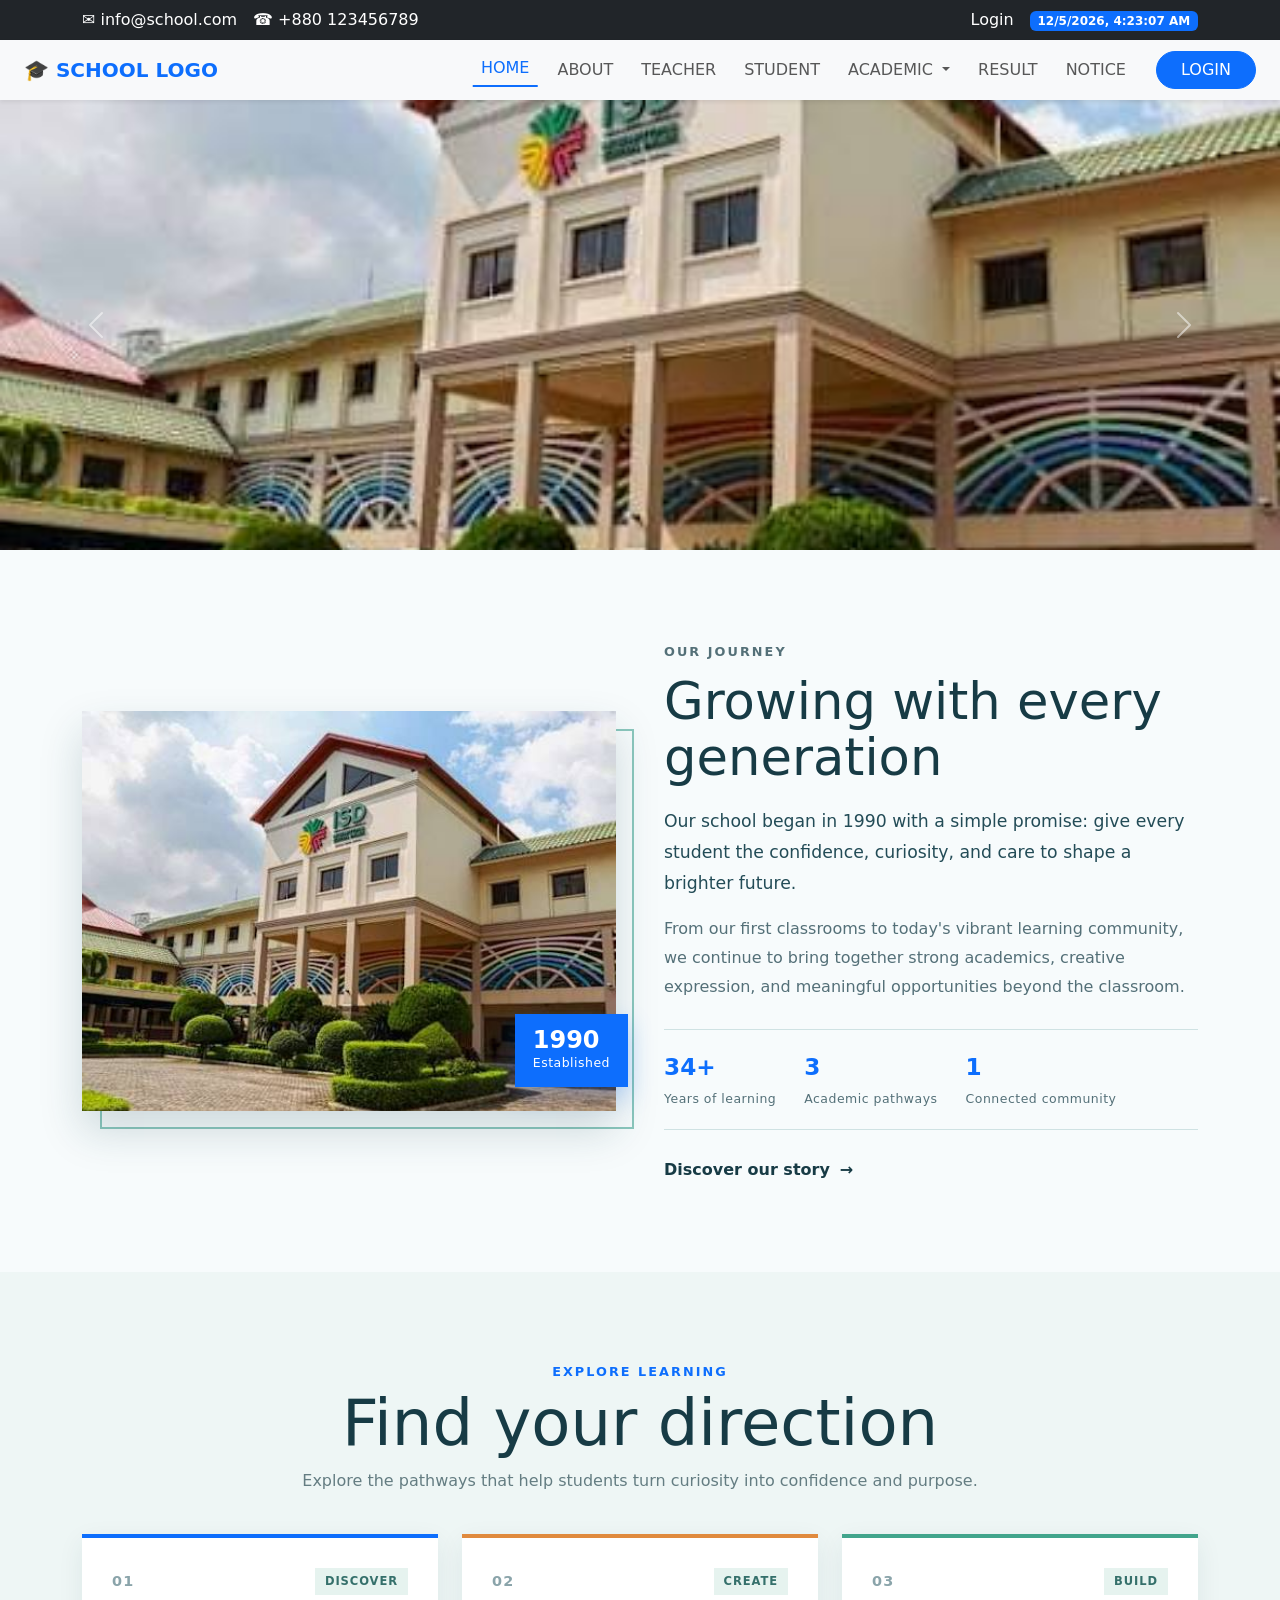
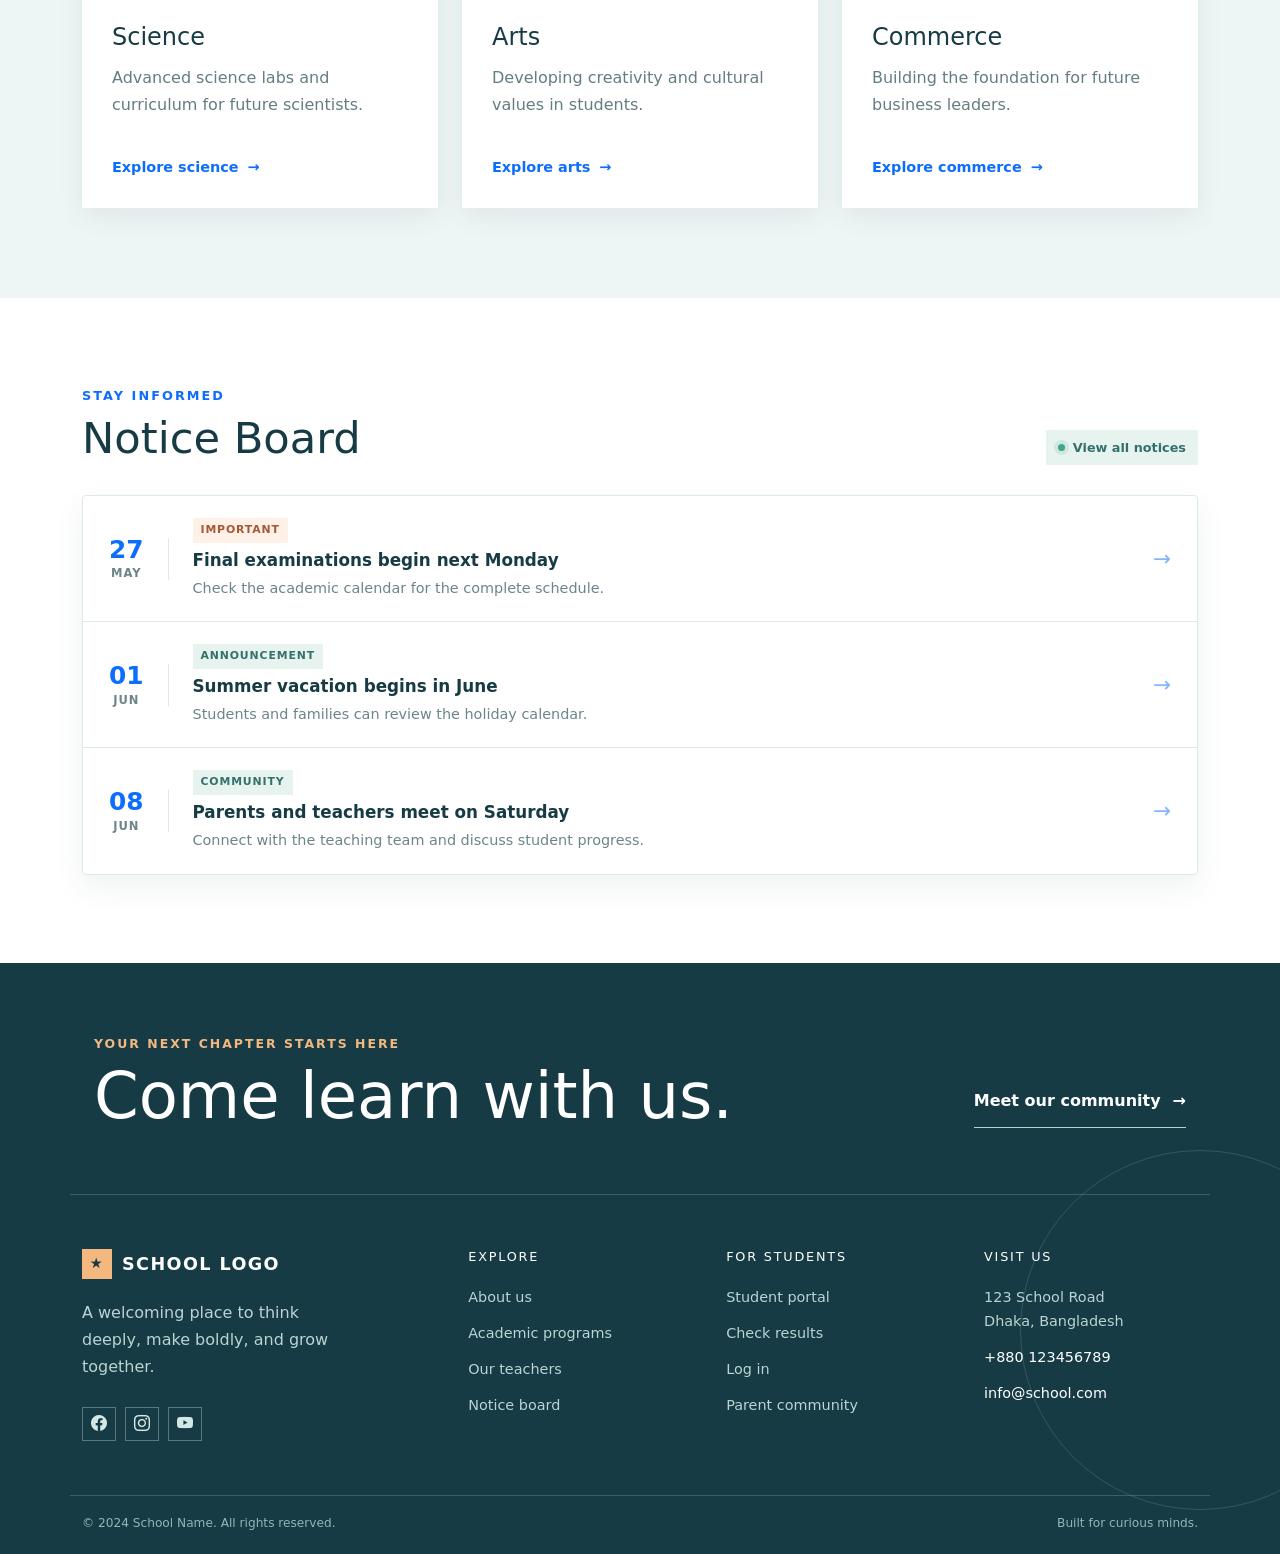
<file: index.html>
<!DOCTYPE html>
<html lang="en">
<head>
    <meta charset="UTF-8">
    <meta name="viewport" content="width=device-width, initial-scale=1.0">
    <title>School Website - Home</title>
    <!-- Bootstrap 5 CSS -->
    <link href="https://cdn.jsdelivr.net/npm/bootstrap@5.3.0/dist/css/bootstrap.min.css" rel="stylesheet">
    <!-- Custom CSS -->
    <link rel="stylesheet" href="assets/css/style.css">
    <link rel="stylesheet" href="assets/css/responsive.css">
    <link rel="stylesheet" href="https://cdn.jsdelivr.net/npm/bootstrap-icons@1.11.3/font/bootstrap-icons.min.css">
</head>
<body>
    
    <!-- Header Top Section -->

    <div class="bg-dark text-white py-2">
      <div class="container d-flex justify-content-between align-items-center">
        <div>
          <span class="me-3">&#9993; info@school.com</span
          ><span>&#9742; +880 123456789</span>
        </div>
        <div>
          <a href="login.html" class="text-white text-decoration-none">Login</a
          ><span id="current-time" class="ms-3 badge bg-primary"></span>
        </div>
      </div>
    </div>

    
    <!-- Navigation Section -->
    <nav class="navbar navbar-expand-lg navbar-light bg-light sticky-top shadow-sm">
        <div class="container-fluid px-4">
            <a class="navbar-brand fw-bold text-primary" href="index.html">
                🎓 SCHOOL LOGO
            </a>

            <button
                class="navbar-toggler"
                type="button"
                data-bs-toggle="collapse"
                data-bs-target="#navbarNav"
                aria-controls="navbarNav"
                aria-expanded="false"
                aria-label="Toggle navigation">
                <span class="navbar-toggler-icon"></span>
            </button>
            <div class="collapse navbar-collapse" id="navbarNav">
                <ul class="navbar-nav ms-auto align-items-lg-center text-uppercase">

                    <li class="nav-item">
                        <a class="nav-link active" aria-current="page" href="index.html">
                            Home
                        </a>
                    </li>

                    <li class="nav-item">
                        <a class="nav-link" href="about.html">About</a>
                    </li>

                    <li class="nav-item">
                        <a class="nav-link" href="teacher.html">Teacher</a>
                    </li>

                    <li class="nav-item">
                        <a class="nav-link" href="student.html">Student</a>
                    </li>

                    <li class="nav-item dropdown">
                        <a
                            class="nav-link dropdown-toggle"
                            href="academic.html">
                            Academic
                        </a>

                        <ul class="dropdown-menu dropdown-menu-end shadow border-0">
                            <li>
                                <a class="dropdown-item" href="academic.html">
                                    Academic Programs
                                </a>
                            </li>
                            <li>
                                <a class="dropdown-item" href="academic.html#science">
                                    Science
                                </a>
                            </li>
                            <li>
                                <a class="dropdown-item" href="academic.html#arts">
                                    Arts
                                </a>
                            </li>
                            <li>
                                <a class="dropdown-item" href="academic.html#commerce">
                                    Commerce
                                </a>
                            </li>
                        </ul>
                    </li>

                    <li class="nav-item">
                        <a class="nav-link" href="result.html">Result</a>
                    </li>

                    <li class="nav-item">
                        <a class="nav-link" href="notice.html">Notice</a>
                    </li>

                    <li class="nav-item ms-lg-3">
                        <a class="btn btn-primary rounded-pill px-4" href="login.html">
                            Login
                        </a>
                    </li>
                </ul>
            </div>
        </div>
    </nav>
    
    <!-- Banner Section (Sliding) -->
    <div id="schoolCarousel" class="carousel slide w-100 mx-auto" data-bs-ride="carousel">
        <div class="carousel-inner">
            <div class="carousel-item active">
                <img src="assets/images/school_image1.jpeg" class="d-block w-100 custom-carousel-img" alt="...">
            </div>
            <div class="carousel-item">
                <img src="assets/images/school_image2.jpeg" class="d-block w-100 custom-carousel-img" alt="...">
            </div>
            <div class="carousel-item">
                <img src="assets/images/school_image3.jpeg" class="d-block w-100 custom-carousel-img" alt="...">
            </div>
        </div>
        <button class="carousel-control-prev" type="button" data-bs-target="#schoolCarousel" data-bs-slide="prev">
            <span class="carousel-control-prev-icon"></span>
        </button>
        <button class="carousel-control-next" type="button" data-bs-target="#schoolCarousel" data-bs-slide="next">
            <span class="carousel-control-next-icon"></span>
        </button>
    </div>
    
    <!-- School History Section -->
    <section class="history-section">
        <div class="container">
            <div class="row align-items-center g-5">
                <div class="col-lg-6 d-none d-md-block">
                    <div class="history-image-wrap">
                        <img src="assets/images/school_image1.jpeg" class="history-image" alt="The school building and landscaped courtyard">
                        <div class="history-year-badge">
                            <strong>1990</strong>
                            <span>Established</span>
                        </div>
                    </div>
                </div>
                <div class="col-lg-6">
                    <div class="history-content">
                        <p class="history-kicker">Our journey</p>
                        <h2>Growing with every generation</h2>
                        <p class="history-intro">Our school began in 1990 with a simple promise: give every student the confidence, curiosity, and care to shape a brighter future.</p>
                        <p>From our first classrooms to today's vibrant learning community, we continue to bring together strong academics, creative expression, and meaningful opportunities beyond the classroom.</p>
                        <div class="history-stats">
                            <div>
                                <strong>34+</strong>
                                <span>Years of learning</span>
                            </div>
                            <div>
                                <strong>3</strong>
                                <span>Academic pathways</span>
                            </div>
                            <div>
                                <strong>1</strong>
                                <span>Connected community</span>
                            </div>
                        </div>
                        <a href="about.html" class="history-link">Discover our story <span aria-hidden="true">&#8594;</span></a>
                    </div>
                </div>
            </div>
        </div>
    </section>
    
    <!-- Academic Section (Bootstrap Cards) -->
    <section class="academic-section">
        <div class="container">
            <div class="academic-heading">
                <p class="academic-kicker">Explore learning</p>
                <h2>Find your direction</h2>
                <p>Explore the pathways that help students turn curiosity into confidence and purpose.</p>
            </div>
            <div class="row g-4">
                <div class="col-md-4">
                    <div class="card academic-card h-100">
                        <div class="card-body">
                            <div class="academic-card-top">
                                <span class="academic-number">01</span>
                                <span class="academic-tag">Discover</span>
                            </div>
                            <h5 class="card-title">Science</h5>
                            <p class="card-text">Advanced science labs and curriculum for future scientists.</p>
                            <a href="academic.html#science" class="stretched-link academic-card-link">Explore science <span aria-hidden="true">&#8594;</span></a>
                        </div>
                    </div>
                </div>
                <div class="col-md-4">
                    <div class="card academic-card h-100">
                        <div class="card-body">
                            <div class="academic-card-top">
                                <span class="academic-number">02</span>
                                <span class="academic-tag">Create</span>
                            </div>
                            <h5 class="card-title">Arts</h5>
                            <p class="card-text">Developing creativity and cultural values in students.</p>
                            <a href="academic.html#arts" class="stretched-link academic-card-link">Explore arts <span aria-hidden="true">&#8594;</span></a>
                        </div>
                    </div>
                </div>
                <div class="col-md-4">
                    <div class="card academic-card h-100">
                        <div class="card-body">
                            <div class="academic-card-top">
                                <span class="academic-number">03</span>
                                <span class="academic-tag">Build</span>
                            </div>
                            <h5 class="card-title">Commerce</h5>
                            <p class="card-text">Building the foundation for future business leaders.</p>
                            <a href="academic.html#commerce" class="stretched-link academic-card-link">Explore commerce <span aria-hidden="true">&#8594;</span></a>
                        </div>
                    </div>
                </div>
            </div>
        </div>
    </section>
    
    <!-- Notice Section -->
    <section class="notice-section">
        <div class="container">
            <div class="notice-heading">
                <div>
                    <p class="notice-kicker">Stay informed</p>
                    <h2>Notice Board</h2>
                </div>
                <a href="notice.html" class="notice-status"><span aria-hidden="true"></span> View all notices</a>
            </div>
            <div class="list-group notice-list">
                <a href="notice.html#exam-schedule" class="list-group-item list-group-item-action notice-item">
                    <time class="notice-date" datetime="2024-05-27"><strong>27</strong><span>May</span></time>
                    <span class="notice-copy"><span class="notice-label notice-label-important">Important</span><strong>Final examinations begin next Monday</strong><span>Check the academic calendar for the complete schedule.</span></span>
                    <span class="notice-arrow" aria-hidden="true">&#8594;</span>
                </a>
                <a href="notice.html#summer-break" class="list-group-item list-group-item-action notice-item">
                    <time class="notice-date" datetime="2024-06-01"><strong>01</strong><span>Jun</span></time>
                    <span class="notice-copy"><span class="notice-label">Announcement</span><strong>Summer vacation begins in June</strong><span>Students and families can review the holiday calendar.</span></span>
                    <span class="notice-arrow" aria-hidden="true">&#8594;</span>
                </a>
                <a href="notice.html#parent-meeting" class="list-group-item list-group-item-action notice-item">
                    <time class="notice-date" datetime="2024-06-08"><strong>08</strong><span>Jun</span></time>
                    <span class="notice-copy"><span class="notice-label">Community</span><strong>Parents and teachers meet on Saturday</strong><span>Connect with the teaching team and discuss student progress.</span></span>
                    <span class="notice-arrow" aria-hidden="true">&#8594;</span>
                </a>
            </div>
        </div>
    </section>
    
    <footer class="site-footer">
        <div class="footer-cta">
            <div>
                <p class="footer-kicker">Your next chapter starts here</p>
                <h2>Come learn with us.</h2>
            </div>
            <a class="footer-cta-link" href="about.html">Meet our community <span aria-hidden="true">&#8594;</span></a>
        </div>
        <div class="container footer-main">
            <div class="footer-intro">
                <a class="footer-brand" href="index.html"><span aria-hidden="true">&#9733;</span> SCHOOL LOGO</a>
                <p>A welcoming place to think deeply, make boldly, and grow together.</p>
                <div class="footer-socials" aria-label="Social media links">
                    <a href="#facebook" aria-label="Facebook"><i class="bi bi-facebook" aria-hidden="true"></i></a>
                    <a href="#instagram" aria-label="Instagram"><i class="bi bi-instagram" aria-hidden="true"></i></a>
                    <a href="#youtube" aria-label="YouTube"><i class="bi bi-youtube" aria-hidden="true"></i></a>
                </div>
            </div>
            <div class="footer-column">
                <h3>Explore</h3>
                <a href="about.html">About us</a>
                <a href="academic.html">Academic programs</a>
                <a href="teacher.html">Our teachers</a>
                <a href="notice.html">Notice board</a>
            </div>
            <div class="footer-column">
                <h3>For students</h3>
                <a href="student.html">Student portal</a>
                <a href="result.html">Check results</a>
                <a href="login.html">Log in</a>
                <a href="notice.html#parent-meeting">Parent community</a>
            </div>
            <div class="footer-column footer-contact">
                <h3>Visit us</h3>
                <p>123 School Road<br>Dhaka, Bangladesh</p>
                <a href="tel:+880123456789">+880 123456789</a>
                <a href="mailto:info@school.com">info@school.com</a>
            </div>
        </div>
        <div class="container footer-bottom">
            <span>&copy; 2024 School Name. All rights reserved.</span>
            <span>Built for curious minds.</span>
        </div>
    </footer>
    
    <!-- Bootstrap JS -->
    <script src="https://cdn.jsdelivr.net/npm/bootstrap@5.3.0/dist/js/bootstrap.bundle.min.js"></script>
    <!-- Custom JS -->
    <script src="assets/js/script.js"></script>
</body>
</html>
</file>
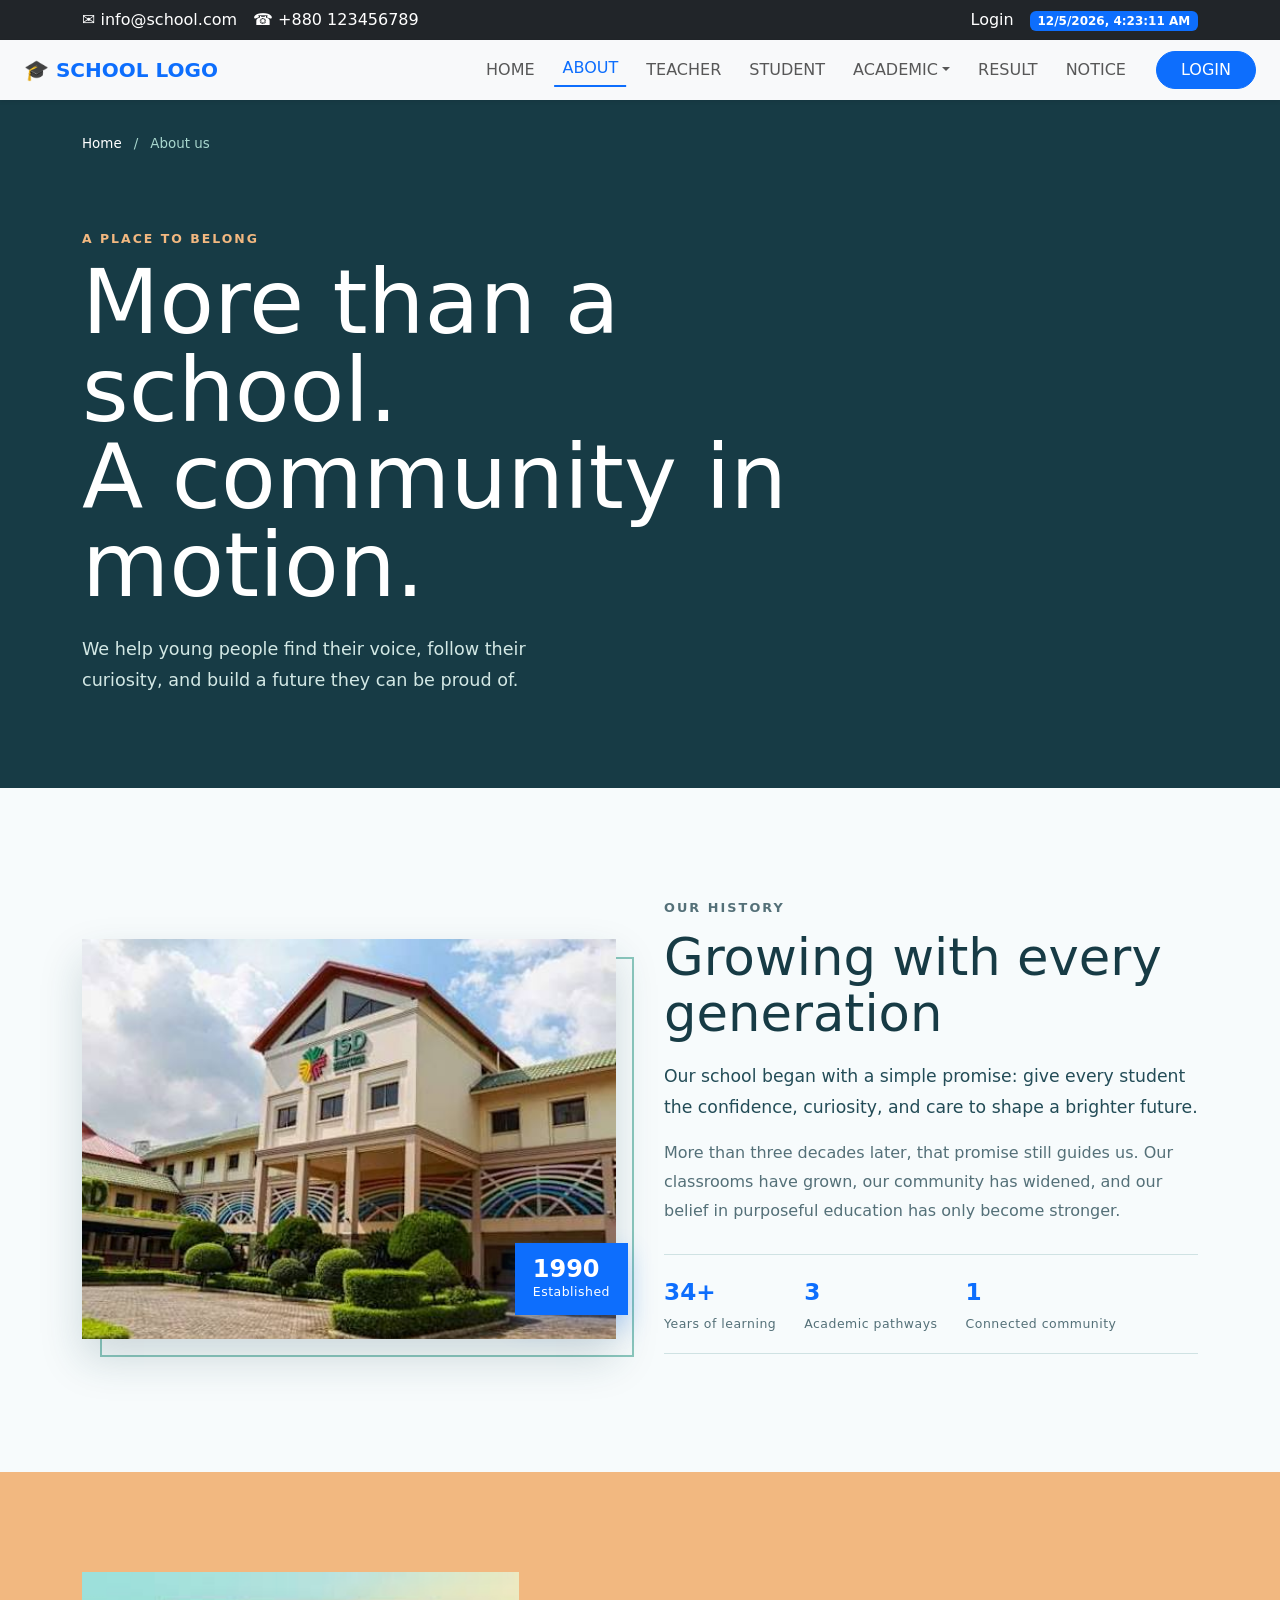
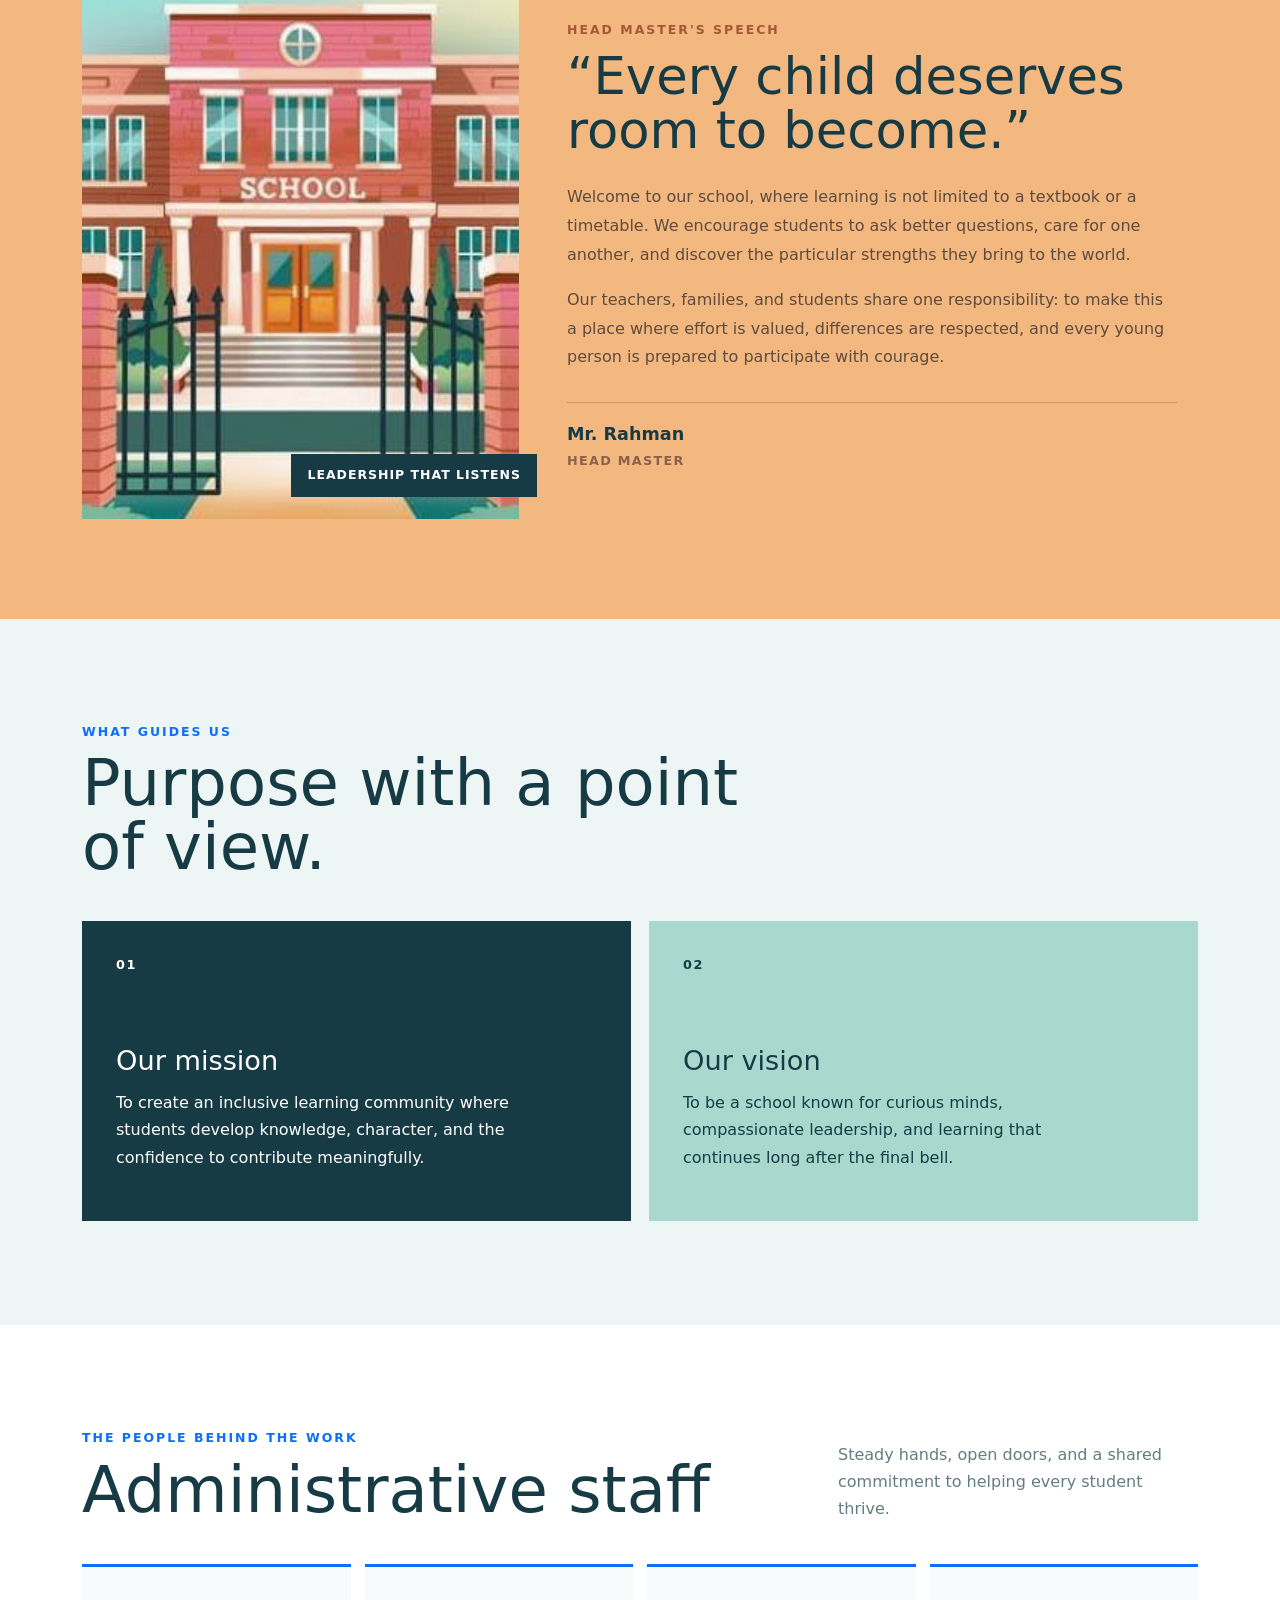
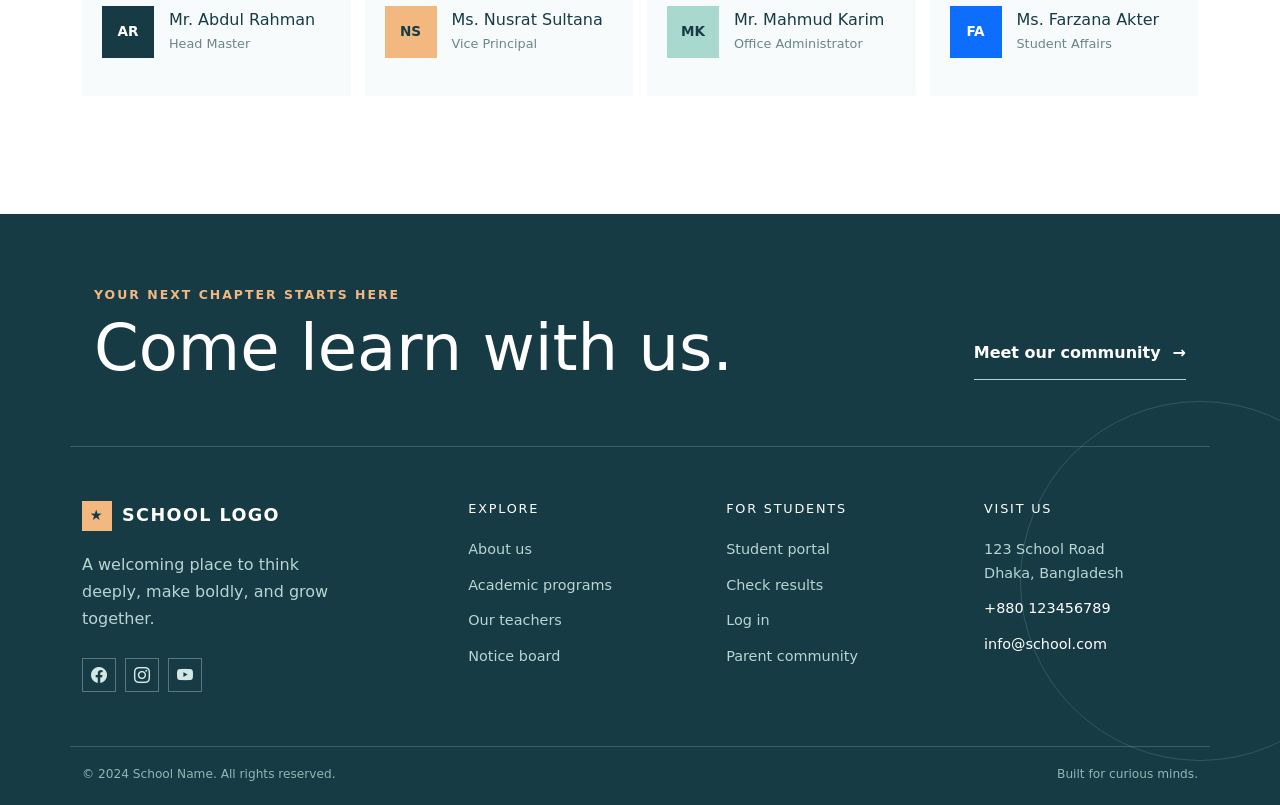
<file: about.html>
<!doctype html>
<html lang="en">
  <head>
    <meta charset="UTF-8" />
    <meta name="viewport" content="width=device-width, initial-scale=1.0" />
    <title>School Website - About</title>
    <!-- Bootstrap 5 CSS -->
    <link
      href="https://cdn.jsdelivr.net/npm/bootstrap@5.3.0/dist/css/bootstrap.min.css"
      rel="stylesheet"
    />
    <!-- Custom CSS -->
    <link rel="stylesheet" href="assets/css/style.css" />
    <link rel="stylesheet" href="assets/css/responsive.css" />
    <link
      rel="stylesheet"
      href="https://cdn.jsdelivr.net/npm/bootstrap-icons@1.11.3/font/bootstrap-icons.min.css"
    />
  </head>
  <body>
    <div class="bg-dark text-white py-2">
      <div class="container d-flex justify-content-between align-items-center">
        <div>
          <span class="me-3">&#9993; info@school.com</span
          ><span>&#9742; +880 123456789</span>
        </div>
        <div>
          <a href="login.html" class="text-white text-decoration-none">Login</a
          ><span id="current-time" class="ms-3 badge bg-primary"></span>
        </div>
      </div>
    </div>

    <nav class="navbar navbar-expand-lg navbar-light bg-light sticky-top shadow-sm">
      <div class="container-fluid px-4">
        <a class="navbar-brand fw-bold text-primary" href="index.html"
          >&#127891; SCHOOL LOGO</a
        >
        <button
          class="navbar-toggler"
          type="button"
          data-bs-toggle="collapse"
          data-bs-target="#navbarNav"
          aria-controls="navbarNav"
          aria-expanded="false"
          aria-label="Toggle navigation"
        >
          <span class="navbar-toggler-icon"></span>
        </button>
        <div class="collapse navbar-collapse" id="navbarNav">
          <ul class="navbar-nav ms-auto align-items-lg-center text-uppercase">
            <li class="nav-item">
              <a class="nav-link" href="index.html">Home</a>
            </li>
            <li class="nav-item">
              <a class="nav-link active" aria-current="page" href="about.html"
                >About</a
              >
            </li>
            <li class="nav-item">
              <a class="nav-link" href="teacher.html">Teacher</a>
            </li>
            <li class="nav-item">
              <a class="nav-link" href="student.html">Student</a>
            </li>
            <li class="nav-item dropdown">
              <a class="nav-link dropdown-toggle" href="academic.html"
                >Academic</a
              >
              <ul class="dropdown-menu dropdown-menu-end shadow border-0">
                <li>
                  <a class="dropdown-item" href="academic.html"
                    >Academic Programs</a
                  >
                </li>
                <li>
                  <a class="dropdown-item" href="academic.html#science"
                    >Science</a
                  >
                </li>
                <li>
                  <a class="dropdown-item" href="academic.html#arts">Arts</a>
                </li>
                <li>
                  <a class="dropdown-item" href="academic.html#commerce"
                    >Commerce</a
                  >
                </li>
              </ul>
            </li>
            <li class="nav-item">
              <a class="nav-link" href="result.html">Result</a>
            </li>
            <li class="nav-item">
              <a class="nav-link" href="notice.html">Notice</a>
            </li>
            <li class="nav-item ms-lg-3">
              <a class="btn btn-primary rounded-pill px-4" href="login.html"
                >Login</a
              >
            </li>
          </ul>
        </div>
      </div>
    </nav>

    <header class="about-hero">
      <div class="container">
        <nav aria-label="breadcrumb" class="about-breadcrumb">
          <a href="index.html">Home</a><span aria-hidden="true">/</span
          ><span>About us</span>
        </nav>
        <p class="about-kicker">A place to belong</p>
        <h1>More than a school.<br />A community in motion.</h1>
        <p>
          We help young people find their voice, follow their curiosity, and
          build a future they can be proud of.
        </p>
      </div>
    </header>

    <main>
      <section class="history-section about-history">
        <div class="container">
          <div class="row align-items-center g-5">
            <div class="col-lg-6">
              <div class="history-image-wrap">
                <img
                  src="assets/images/school_image1.jpeg"
                  class="history-image"
                  alt="Students and teachers on the school campus"
                />
                <div class="history-year-badge">
                  <strong>1990</strong><span>Established</span>
                </div>
              </div>
            </div>
            <div class="col-lg-6">
              <div class="history-content">
                <p class="history-kicker">Our history</p>
                <h2>Growing with every generation</h2>
                <p class="history-intro">
                  Our school began with a simple promise: give every student the
                  confidence, curiosity, and care to shape a brighter future.
                </p>
                <p>
                  More than three decades later, that promise still guides us.
                  Our classrooms have grown, our community has widened, and our
                  belief in purposeful education has only become stronger.
                </p>
                <div class="history-stats">
                  <div><strong>34+</strong><span>Years of learning</span></div>
                  <div><strong>3</strong><span>Academic pathways</span></div>
                  <div><strong>1</strong><span>Connected community</span></div>
                </div>
              </div>
            </div>
          </div>
        </div>
      </section>

      <section class="headmaster-section">
        <div class="container">
          <div class="row align-items-center g-5">
            <div class="col-lg-5">
              <div class="headmaster-portrait">
                <img
                  src="assets/images/school_image2.jpeg"
                  alt="The school head master speaking to students"
                /><span>Leadership that listens</span>
              </div>
            </div>
            <div class="col-lg-7">
              <div class="headmaster-copy">
                <p class="about-kicker">Head master's speech</p>
                <h2>“Every child deserves room to become.”</h2>
                <p>
                  Welcome to our school, where learning is not limited to a
                  textbook or a timetable. We encourage students to ask better
                  questions, care for one another, and discover the particular
                  strengths they bring to the world.
                </p>
                <p>
                  Our teachers, families, and students share one responsibility:
                  to make this a place where effort is valued, differences are
                  respected, and every young person is prepared to participate
                  with courage.
                </p>
                <div class="headmaster-signature">
                  <strong>Mr. Rahman</strong><span>Head Master</span>
                </div>
              </div>
            </div>
          </div>
        </div>
      </section>

      <section class="mission-section">
        <div class="container">
          <div class="section-heading">
            <p class="about-kicker">What guides us</p>
            <h2>Purpose with a point of view.</h2>
          </div>
          <div class="mission-grid">
            <article class="mission-card mission-card-primary">
              <span class="mission-number">01</span>
              <h3>Our mission</h3>
              <p>
                To create an inclusive learning community where students develop
                knowledge, character, and the confidence to contribute
                meaningfully.
              </p>
            </article>
            <article class="mission-card mission-card-accent">
              <span class="mission-number">02</span>
              <h3>Our vision</h3>
              <p>
                To be a school known for curious minds, compassionate
                leadership, and learning that continues long after the final
                bell.
              </p>
            </article>
          </div>
        </div>
      </section>

      <section class="admin-section">
        <div class="container">
          <div class="section-heading admin-heading">
            <div>
              <p class="about-kicker">The people behind the work</p>
              <h2>Administrative staff</h2>
            </div>
            <p>
              Steady hands, open doors, and a shared commitment to helping every
              student thrive.
            </p>
          </div>
          <div class="admin-grid">
            <article class="admin-card">
              <div class="admin-avatar">AR</div>
              <div>
                <h3>Mr. Abdul Rahman</h3>
                <p>Head Master</p>
              </div>
            </article>
            <article class="admin-card">
              <div class="admin-avatar admin-avatar-warm">NS</div>
              <div>
                <h3>Ms. Nusrat Sultana</h3>
                <p>Vice Principal</p>
              </div>
            </article>
            <article class="admin-card">
              <div class="admin-avatar admin-avatar-green">MK</div>
              <div>
                <h3>Mr. Mahmud Karim</h3>
                <p>Office Administrator</p>
              </div>
            </article>
            <article class="admin-card">
              <div class="admin-avatar admin-avatar-blue">FA</div>
              <div>
                <h3>Ms. Farzana Akter</h3>
                <p>Student Affairs</p>
              </div>
            </article>
          </div>
        </div>
      </section>
    </main>

    <footer class="site-footer">
      <div class="footer-cta">
        <div>
          <p class="footer-kicker">Your next chapter starts here</p>
          <h2>Come learn with us.</h2>
        </div>
        <a class="footer-cta-link" href="about.html"
          >Meet our community <span aria-hidden="true">&#8594;</span></a
        >
      </div>
      <div class="container footer-main">
        <div class="footer-intro">
          <a class="footer-brand" href="index.html"
            ><span aria-hidden="true">&#9733;</span> SCHOOL LOGO</a
          >
          <p>
            A welcoming place to think deeply, make boldly, and grow together.
          </p>
          <div class="footer-socials" aria-label="Social media links">
            <a href="#facebook" aria-label="Facebook"><i class="bi bi-facebook" aria-hidden="true"></i></a>
            <a href="#instagram" aria-label="Instagram"><i class="bi bi-instagram" aria-hidden="true"></i></a>
            <a href="#youtube" aria-label="YouTube"><i class="bi bi-youtube" aria-hidden="true"></i></a>
          </div>
        </div>
        <div class="footer-column">
          <h3>Explore</h3>
          <a href="about.html">About us</a
          ><a href="academic.html">Academic programs</a
          ><a href="teacher.html">Our teachers</a
          ><a href="notice.html">Notice board</a>
        </div>
        <div class="footer-column">
          <h3>For students</h3>
          <a href="student.html">Student portal</a
          ><a href="result.html">Check results</a><a href="login.html">Log in</a
          ><a href="notice.html#parent-meeting">Parent community</a>
        </div>
        <div class="footer-column footer-contact">
          <h3>Visit us</h3>
          <p>123 School Road<br />Dhaka, Bangladesh</p>
          <a href="tel:+880123456789">+880 123456789</a
          ><a href="mailto:info@school.com">info@school.com</a>
        </div>
      </div>
      <div class="container footer-bottom">
        <span>&copy; 2024 School Name. All rights reserved.</span
        ><span>Built for curious minds.</span>
      </div>
    </footer>

    <!-- Bootstrap JS -->
    <script src="https://cdn.jsdelivr.net/npm/bootstrap@5.3.0/dist/js/bootstrap.bundle.min.js"></script>
    <!-- Custom JS -->
    <script src="assets/js/script.js"></script>
  </body>
</html>
</file>
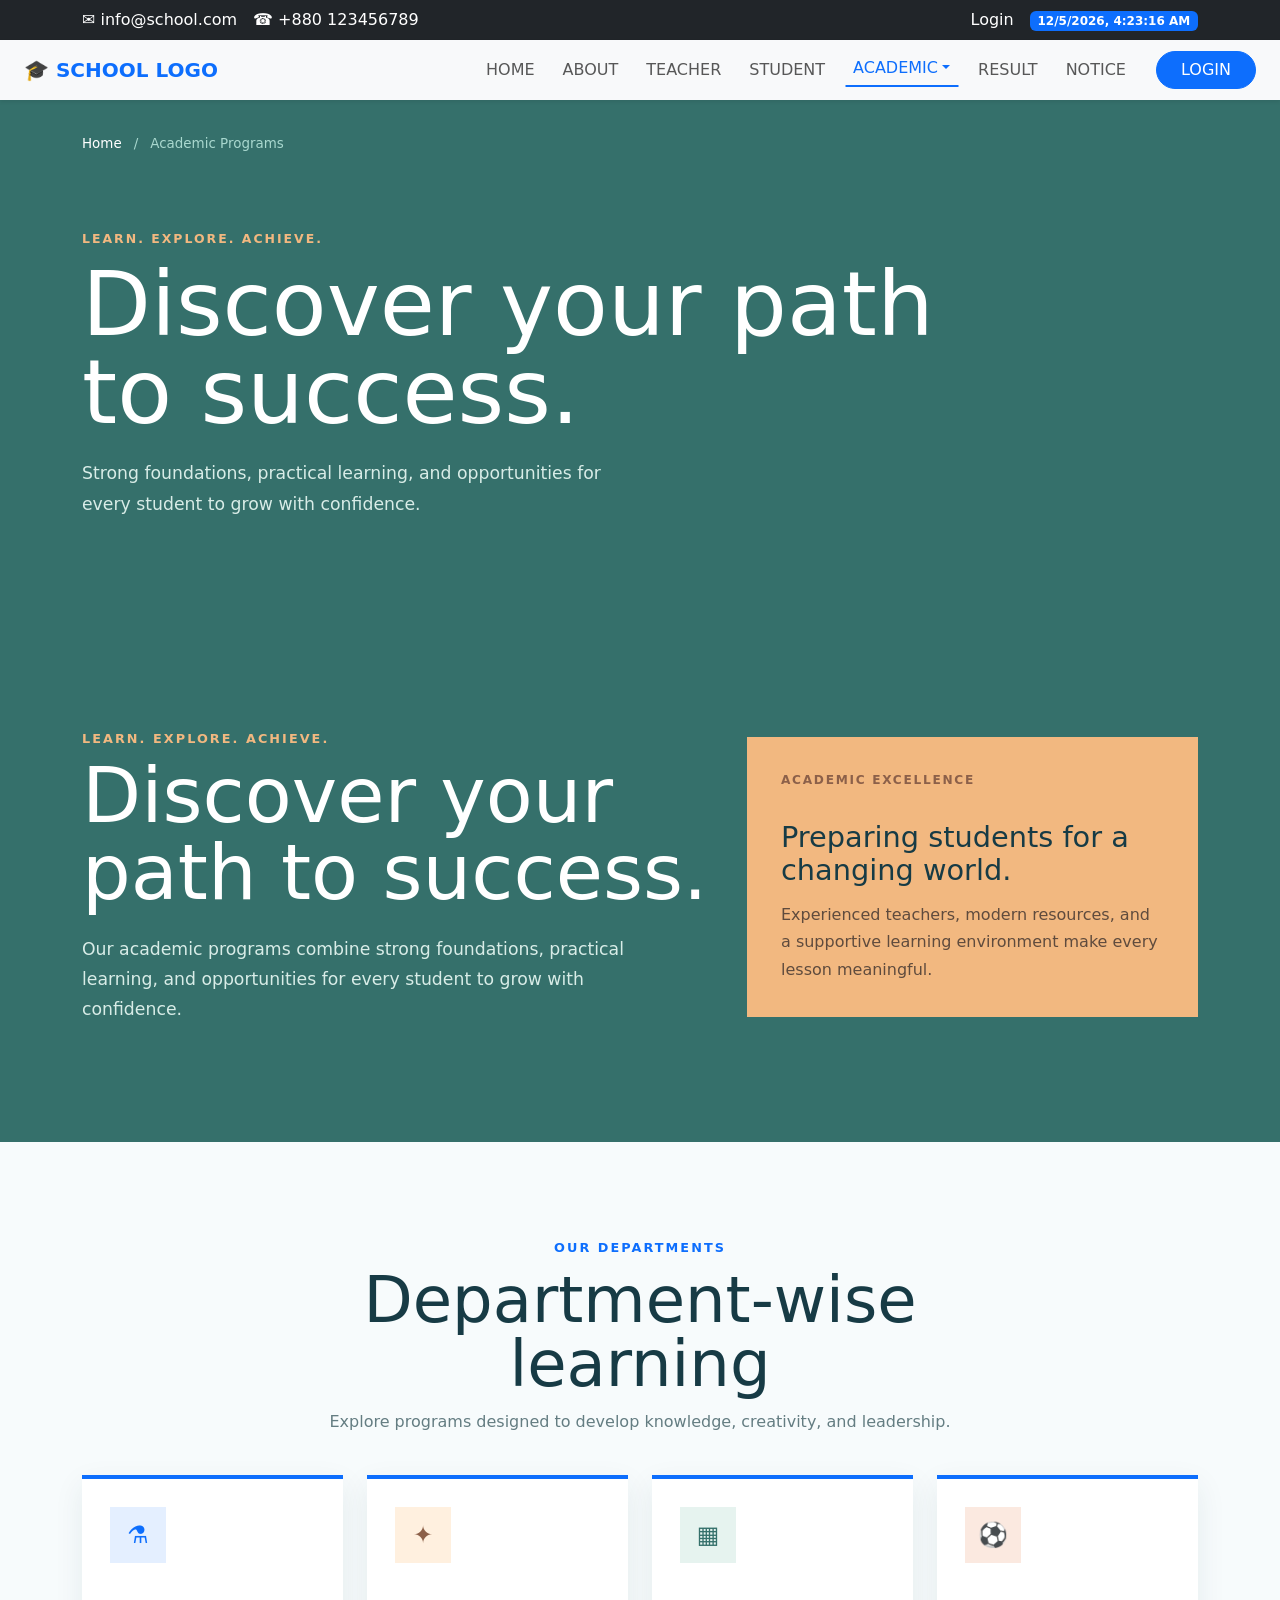
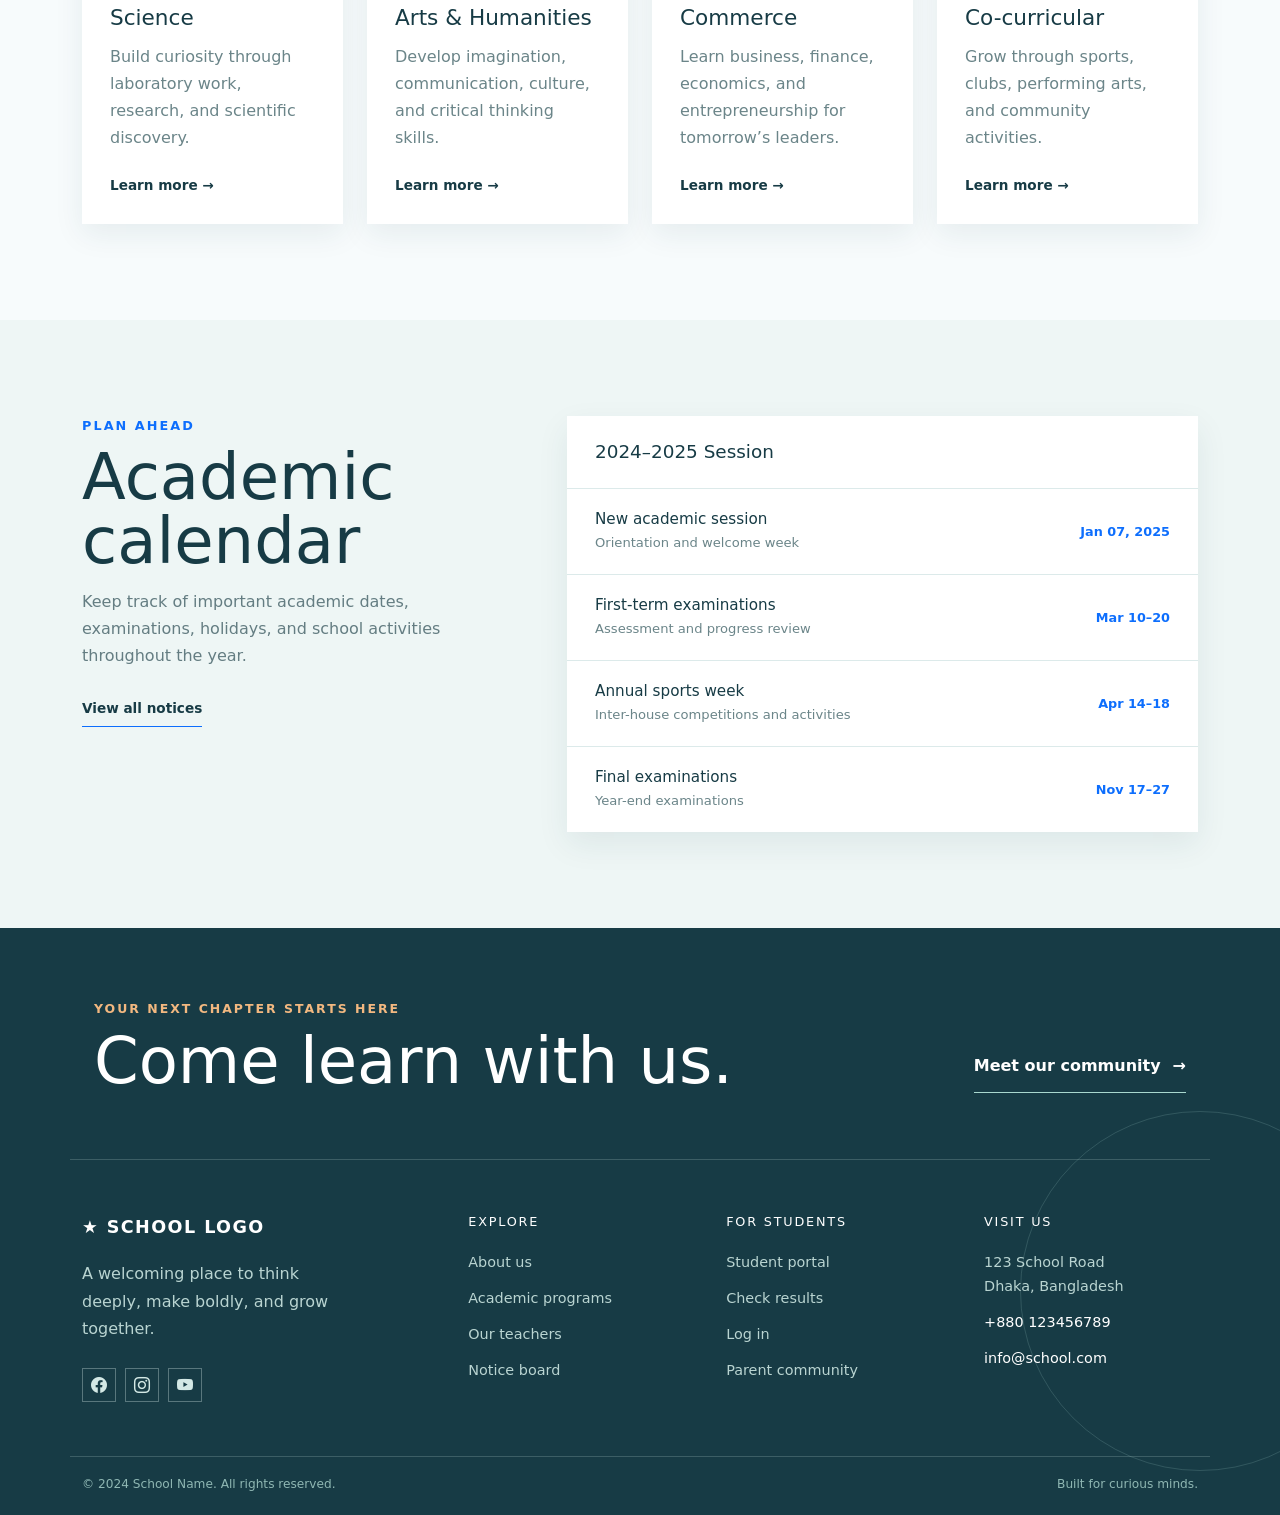
<file: academic.html>
<!DOCTYPE html>
<html lang="en">
<head>
    <meta charset="UTF-8">
    <meta name="viewport" content="width=device-width, initial-scale=1.0">
    <title>Academic Programs | School Website</title>
    <link href="https://cdn.jsdelivr.net/npm/bootstrap@5.3.0/dist/css/bootstrap.min.css" rel="stylesheet">
    <link rel="stylesheet" href="assets/css/style.css">
    <link rel="stylesheet" href="assets/css/responsive.css">
    <link rel="stylesheet" href="https://cdn.jsdelivr.net/npm/bootstrap-icons@1.11.3/font/bootstrap-icons.min.css">
</head>
<body>

    <div class="bg-dark text-white py-2">
        <div class="container d-flex justify-content-between align-items-center">
            <div><span class="me-3">&#9993; info@school.com</span><span>&#9742; +880 123456789</span></div>
            <div><a href="login.html" class="text-white text-decoration-none">Login</a><span id="current-time" class="ms-3 badge bg-primary"></span></div>
        </div>
    </div>

    <nav class="navbar navbar-expand-lg navbar-light bg-light sticky-top shadow-sm">
        <div class="container-fluid px-4">
            <a class="navbar-brand fw-bold text-primary" href="index.html">&#127891; SCHOOL LOGO</a>
            <button class="navbar-toggler" type="button" data-bs-toggle="collapse" data-bs-target="#navbarNav" aria-controls="navbarNav" aria-expanded="false" aria-label="Toggle navigation"><span class="navbar-toggler-icon"></span></button>
            <div class="collapse navbar-collapse" id="navbarNav">
                <ul class="navbar-nav ms-auto align-items-lg-center text-uppercase">
                    <li class="nav-item"><a class="nav-link" href="index.html">Home</a></li>
                    <li class="nav-item"><a class="nav-link" href="about.html">About</a></li>
                    <li class="nav-item"><a class="nav-link" href="teacher.html">Teacher</a></li>
                    <li class="nav-item"><a class="nav-link" href="student.html">Student</a></li>
                    <li class="nav-item dropdown"><a class="nav-link dropdown-toggle active" aria-current="page" href="academic.html">Academic</a><ul class="dropdown-menu dropdown-menu-end shadow border-0"><li><a class="dropdown-item" href="academic.html">Academic Programs</a></li><li><a class="dropdown-item" href="academic.html#science">Science</a></li><li><a class="dropdown-item" href="academic.html#arts">Arts</a></li><li><a class="dropdown-item" href="academic.html#commerce">Commerce</a></li></ul></li>
                    <li class="nav-item"><a class="nav-link" href="result.html">Result</a></li>
                    <li class="nav-item"><a class="nav-link" href="notice.html">Notice</a></li>
                    <li class="nav-item ms-lg-3"><a class="btn btn-primary rounded-pill px-4" href="login.html">Login</a></li>
                </ul>
            </div>
        </div>
    </nav>

    <header class="academic-breadcrumb-hero">
        <div class="container">
            <nav aria-label="breadcrumb" class="about-breadcrumb">
                <a href="index.html">Home</a>
                <span aria-hidden="true">/</span>
                <span>Academic Programs</span>
            </nav>
            <p class="academic-kicker">Learn. Explore. Achieve.</p>
            <h1>Discover your path<br>to success.</h1>
            <p>Strong foundations, practical learning, and opportunities for every student to grow with confidence.</p>
        </div>
    </header>

    <main>
        <section class="academic-hero">
            <div class="container py-lg-4">
                <div class="row align-items-center g-4">
                    <div class="col-lg-7">
                        <p class="academic-kicker">Learn. Explore. Achieve.</p>
                        <h1>
                            Discover your path to success.
                        </h1>
                        <p>
                            Our academic programs combine strong foundations, practical learning,
                            and opportunities for every student to grow with confidence.
                        </p>
                    </div>
                    <div class="col-lg-5">
                        <div class="academic-hero-note">
                            <p>Academic excellence</p>
                            <h2>Preparing students for a changing world.</h2>
                            <p>
                                Experienced teachers, modern resources, and a supportive learning
                                environment make every lesson meaningful.
                            </p>
                        </div>
                    </div>
                </div>
            </div>
        </section>

        <section class="academic-departments" id="departments">
            <div class="container">
                <div class="academic-heading">
                    <p class="academic-kicker">Our departments</p>
                    <h2>Department-wise learning</h2>
                    <p>
                        Explore programs designed to develop knowledge, creativity, and leadership.
                    </p>
                </div>

                <div class="row g-4">
                    <div class="col-md-6 col-lg-3">
                        <article class="card academic-page-card h-100">
                            <div class="card-body">
                                <div class="academic-page-icon academic-page-icon-blue" aria-hidden="true">&#9879;</div>
                                <h3>Science</h3>
                                <p>
                                    Build curiosity through laboratory work, research, and scientific discovery.
                                </p>
                                <a href="academic.html#science" class="academic-page-link">
                                    Learn more →
                                </a>
                            </div>
                        </article>
                    </div>

                    <div class="col-md-6 col-lg-3">
                        <article class="card academic-page-card h-100">
                            <div class="card-body">
                                <div class="academic-page-icon academic-page-icon-warm" aria-hidden="true">&#10022;</div>
                                <h3>Arts & Humanities</h3>
                                <p>
                                    Develop imagination, communication, culture, and critical thinking skills.
                                </p>
                                <a href="academic.html#arts" class="academic-page-link">
                                    Learn more →
                                </a>
                            </div>
                        </article>
                    </div>

                    <div class="col-md-6 col-lg-3">
                        <article class="card academic-page-card h-100">
                            <div class="card-body">
                                <div class="academic-page-icon academic-page-icon-green" aria-hidden="true">&#9638;</div>
                                <h3>Commerce</h3>
                                <p>
                                    Learn business, finance, economics, and entrepreneurship for tomorrow’s leaders.
                                </p>
                                <a href="academic.html#commerce" class="academic-page-link">
                                    Learn more →
                                </a>
                            </div>
                        </article>
                    </div>

                    <div class="col-md-6 col-lg-3">
                        <article class="card academic-page-card h-100">
                            <div class="card-body">
                                <div class="academic-page-icon academic-page-icon-coral" aria-hidden="true">&#9917;</div>
                                <h3>Co-curricular</h3>
                                <p>
                                    Grow through sports, clubs, performing arts, and community activities.
                                </p>
                                <a href="notice.html" class="academic-page-link">
                                    Learn more →
                                </a>
                            </div>
                        </article>
                    </div>
                </div>
            </div>
        </section>

        <section class="academic-calendar" id="academic-calendar">
            <div class="container">
                <div class="row g-5">
                    <div class="col-lg-5">
                        <p class="academic-kicker">Plan ahead</p>
                        <h2>Academic calendar</h2>
                        <p>
                            Keep track of important academic dates, examinations, holidays,
                            and school activities throughout the year.
                        </p>
                        <a href="notice.html" class="academic-calendar-link">
                            View all notices
                        </a>
                    </div>

                    <div class="col-lg-7">
                        <div class="academic-calendar-list">
                            <div class="academic-calendar-title">
                                <h3>2024–2025 Session</h3>
                            </div>

                            <div>
                                <div class="academic-calendar-item">
                                    <div>
                                        <h4>New academic session</h4>
                                        <p>Orientation and welcome week</p>
                                    </div>
                                    <time class="text-primary fw-semibold text-nowrap">Jan 07, 2025</time>
                                </div>

                                <div class="academic-calendar-item">
                                    <div>
                                        <h4>First-term examinations</h4>
                                        <p>Assessment and progress review</p>
                                    </div>
                                    <time class="text-primary fw-semibold text-nowrap">Mar 10–20</time>
                                </div>

                                <div class="academic-calendar-item">
                                    <div>
                                        <h4>Annual sports week</h4>
                                        <p>Inter-house competitions and activities</p>
                                    </div>
                                    <time class="text-primary fw-semibold text-nowrap">Apr 14–18</time>
                                </div>

                                <div class="academic-calendar-item">
                                    <div>
                                        <h4>Final examinations</h4>
                                        <p>Year-end examinations</p>
                                    </div>
                                    <time class="text-primary fw-semibold text-nowrap">Nov 17–27</time>
                                </div>
                            </div>
                        </div>
                    </div>
                </div>
            </div>
        </section>
    </main>

    <footer class="site-footer">
        <div class="footer-cta">
            <div>
                <p class="footer-kicker">Your next chapter starts here</p>
                <h2>Come learn with us.</h2>
            </div>
            <a class="footer-cta-link" href="about.html">
                Meet our community <span aria-hidden="true">→</span>
            </a>
        </div>

        <div class="container footer-main">
            <div class="footer-intro">
                <a class="footer-brand" href="index.html">★ SCHOOL LOGO</a>
                <p>A welcoming place to think deeply, make boldly, and grow together.</p>
                <div class="footer-socials" aria-label="Social media links">
                    <a href="#facebook" aria-label="Facebook"><i class="bi bi-facebook" aria-hidden="true"></i></a>
                    <a href="#instagram" aria-label="Instagram"><i class="bi bi-instagram" aria-hidden="true"></i></a>
                    <a href="#youtube" aria-label="YouTube"><i class="bi bi-youtube" aria-hidden="true"></i></a>
                </div>
            </div>

            <div class="footer-column">
                <h3>Explore</h3>
                <a href="about.html">About us</a>
                <a href="academic.html">Academic programs</a>
                <a href="teacher.html">Our teachers</a>
                <a href="notice.html">Notice board</a>
            </div>

            <div class="footer-column">
                <h3>For students</h3>
                <a href="student.html">Student portal</a>
                <a href="result.html">Check results</a>
                <a href="login.html">Log in</a>
                <a href="notice.html#parent-meeting">Parent community</a>
            </div>

            <div class="footer-column footer-contact">
                <h3>Visit us</h3>
                <p>123 School Road<br>Dhaka, Bangladesh</p>
                <a href="tel:+880123456789">+880 123456789</a>
                <a href="mailto:info@school.com">info@school.com</a>
            </div>
        </div>

        <div class="container footer-bottom">
            <span>&copy; 2024 School Name. All rights reserved.</span>
            <span>Built for curious minds.</span>
        </div>
    </footer>

    <script src="https://cdn.jsdelivr.net/npm/bootstrap@5.3.0/dist/js/bootstrap.bundle.min.js"></script>
    <script src="assets/js/script.js"></script>
</body>
</html>
</file>
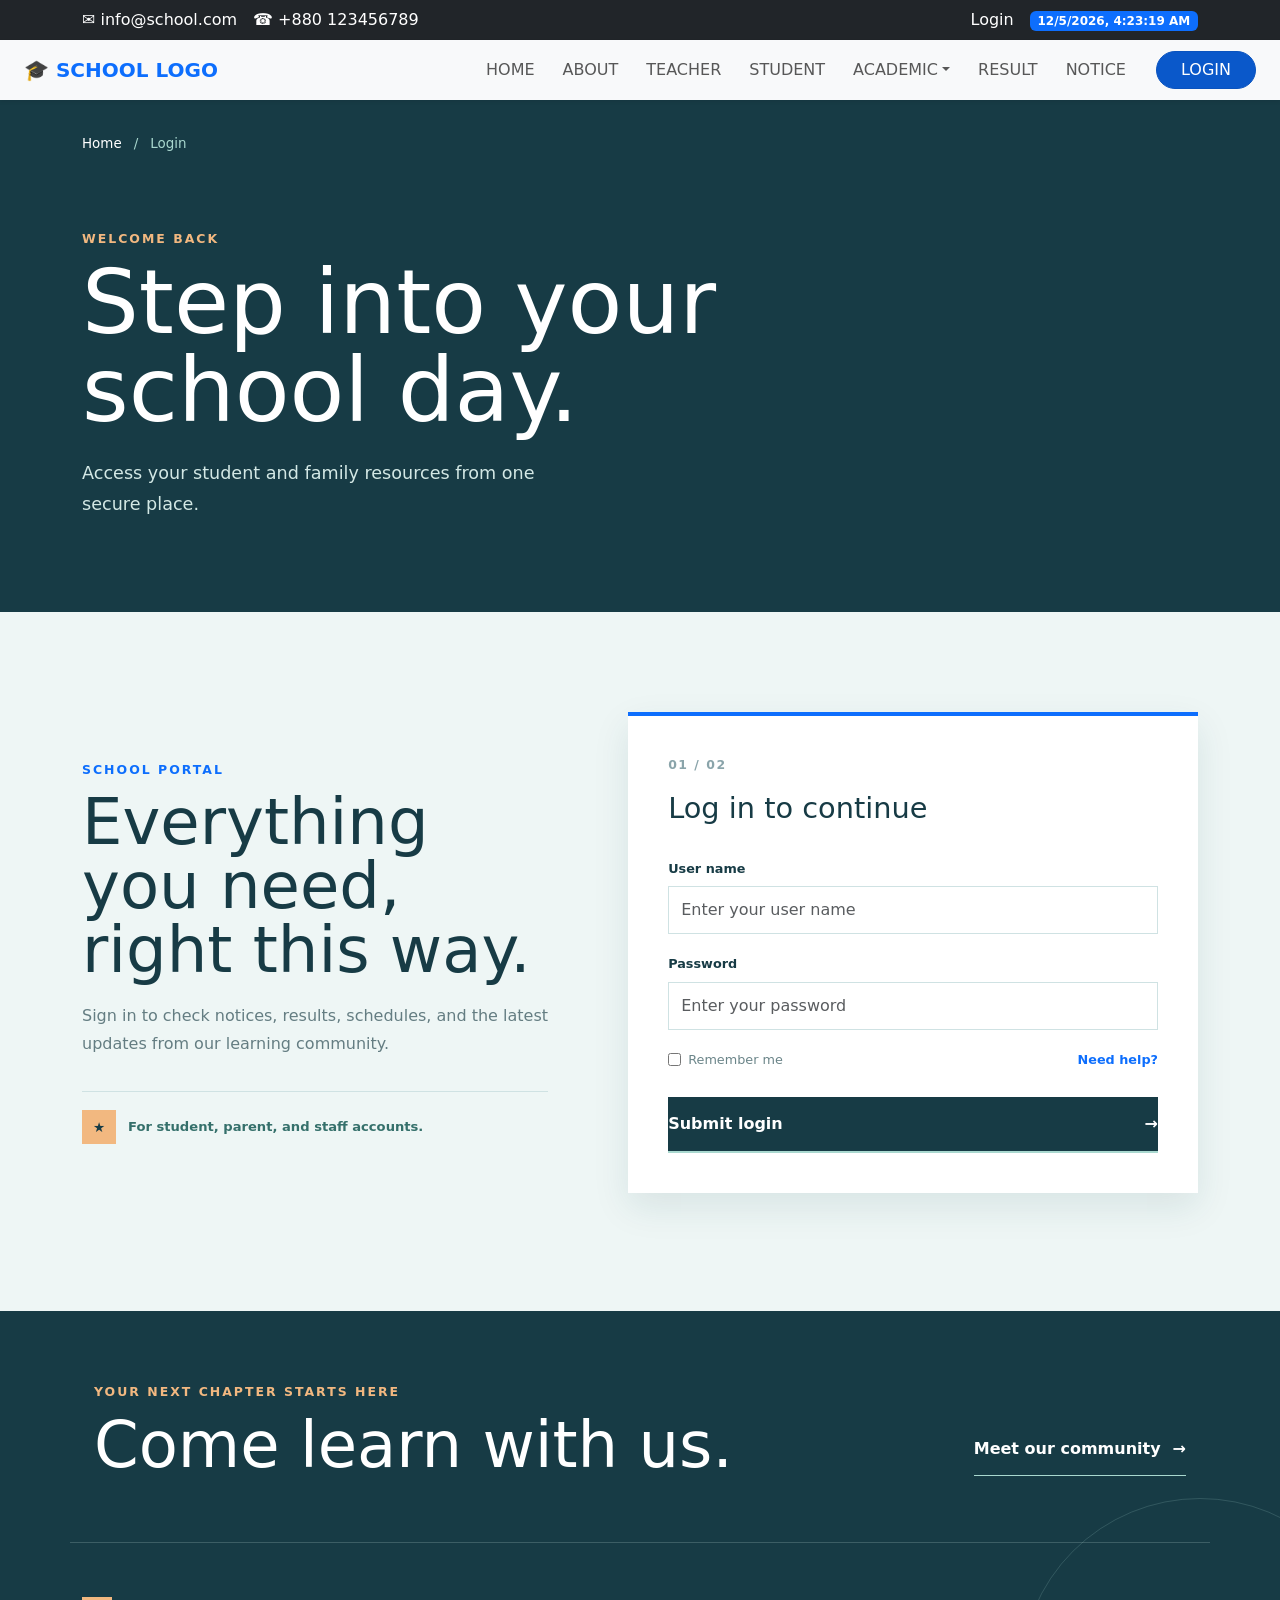
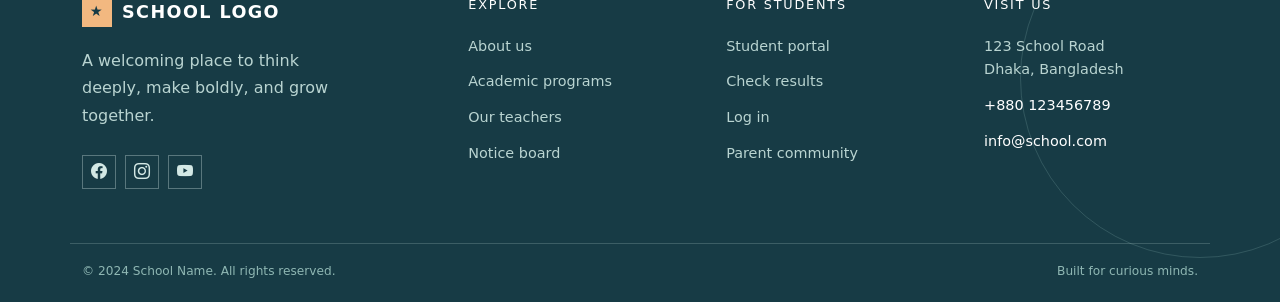
<file: login.html>
<!doctype html>
<html lang="en">
  <head>
    <meta charset="UTF-8" />
    <meta name="viewport" content="width=device-width, initial-scale=1.0" />
    <title>School Website - Login</title>
    <!-- Bootstrap 5 CSS -->
    <link
      href="https://cdn.jsdelivr.net/npm/bootstrap@5.3.0/dist/css/bootstrap.min.css"
      rel="stylesheet"
    />
    <!-- Custom CSS -->
    <link rel="stylesheet" href="assets/css/style.css" />
    <link rel="stylesheet" href="assets/css/responsive.css" />
    <link
      rel="stylesheet"
      href="https://cdn.jsdelivr.net/npm/bootstrap-icons@1.11.3/font/bootstrap-icons.min.css"
    />
  </head>
  <body>
    <div class="bg-dark text-white py-2">
      <div class="container d-flex justify-content-between align-items-center">
        <div>
          <span class="me-3">&#9993; info@school.com</span
          ><span>&#9742; +880 123456789</span>
        </div>
        <div>
          <a href="login.html" class="text-white text-decoration-none">Login</a
          ><span id="current-time" class="ms-3 badge bg-primary"></span>
        </div>
      </div>
    </div>

    <nav
      class="navbar navbar-expand-lg navbar-light bg-light sticky-top shadow-sm"
    >
      <div class="container-fluid px-4">
        <a class="navbar-brand fw-bold text-primary" href="index.html"
          >&#127891; SCHOOL LOGO</a
        >
        <button
          class="navbar-toggler"
          type="button"
          data-bs-toggle="collapse"
          data-bs-target="#navbarNav"
          aria-controls="navbarNav"
          aria-expanded="false"
          aria-label="Toggle navigation"
        >
          <span class="navbar-toggler-icon"></span>
        </button>
        <div class="collapse navbar-collapse" id="navbarNav">
          <ul class="navbar-nav ms-auto align-items-lg-center text-uppercase">
            <li class="nav-item">
              <a class="nav-link" href="index.html">Home</a>
            </li>
            <li class="nav-item">
              <a class="nav-link" href="about.html">About</a>
            </li>
            <li class="nav-item">
              <a class="nav-link" href="teacher.html">Teacher</a>
            </li>
            <li class="nav-item">
              <a class="nav-link" href="student.html">Student</a>
            </li>
            <li class="nav-item dropdown">
              <a class="nav-link dropdown-toggle" href="academic.html"
                >Academic</a
              >
              <ul class="dropdown-menu dropdown-menu-end shadow border-0">
                <li>
                  <a class="dropdown-item" href="academic.html"
                    >Academic Programs</a
                  >
                </li>
                <li>
                  <a class="dropdown-item" href="academic.html#science"
                    >Science</a
                  >
                </li>
                <li>
                  <a class="dropdown-item" href="academic.html#arts">Arts</a>
                </li>
                <li>
                  <a class="dropdown-item" href="academic.html#commerce"
                    >Commerce</a
                  >
                </li>
              </ul>
            </li>
            <li class="nav-item">
              <a class="nav-link" href="result.html">Result</a>
            </li>
            <li class="nav-item">
              <a class="nav-link" href="notice.html">Notice</a>
            </li>
            <li class="nav-item ms-lg-3">
              <a
                class="btn btn-primary rounded-pill px-4 active"
                aria-current="page"
                href="login.html"
                >Login</a
              >
            </li>
          </ul>
        </div>
      </div>
    </nav>

    <header class="login-hero">
      <div class="container">
        <nav aria-label="breadcrumb" class="about-breadcrumb">
          <a href="index.html">Home</a>
          <span aria-hidden="true">/</span>
          <span>Login</span>
        </nav>
        <p class="about-kicker">Welcome back</p>
        <h1>Step into your<br />school day.</h1>
        <p>Access your student and family resources from one secure place.</p>
      </div>
    </header>

    <main class="login-page">
      <section class="login-section">
        <div class="container">
          <div class="login-layout">
            <div class="login-intro">
              <p class="about-kicker">School portal</p>
              <h2>Everything you need, right this way.</h2>
              <p>
                Sign in to check notices, results, schedules, and the latest
                updates from our learning community.
              </p>
              <div class="login-note">
                <span aria-hidden="true">&#9733;</span>
                <p>For student, parent, and staff accounts.</p>
              </div>
            </div>
            <div class="login-card">
              <div class="login-card-heading">
                <span>01 / 02</span>
                <h2>Log in to continue</h2>
              </div>
              <form id="loginForm">
                <div class="login-field">
                  <label for="username">User name</label>
                  <input
                    id="username"
                    name="username"
                    type="text"
                    class="form-control"
                    autocomplete="username"
                    placeholder="Enter your user name"
                    required
                  />
                </div>
                <div class="login-field">
                  <label for="password">Password</label>
                  <input
                    id="password"
                    name="password"
                    type="password"
                    class="form-control"
                    autocomplete="current-password"
                    placeholder="Enter your password"
                    required
                  />
                </div>
                <div class="login-form-meta">
                  <label class="login-remember"
                    ><input type="checkbox" /> <span>Remember me</span></label
                  ><a href="notice.html">Need help?</a>
                </div>
                <button type="submit" class="login-submit">
                  Submit login <span aria-hidden="true">&#8594;</span>
                </button>
              </form>
            </div>
          </div>
        </div>
      </section>
    </main>

    <footer class="site-footer">
      <div class="footer-cta">
        <div>
          <p class="footer-kicker">Your next chapter starts here</p>
          <h2>Come learn with us.</h2>
        </div>
        <a class="footer-cta-link" href="about.html"
          >Meet our community <span aria-hidden="true">&#8594;</span></a
        >
      </div>
      <div class="container footer-main">
        <div class="footer-intro">
          <a class="footer-brand" href="index.html"
            ><span aria-hidden="true">&#9733;</span> SCHOOL LOGO</a
          >
          <p>
            A welcoming place to think deeply, make boldly, and grow together.
          </p>
          <div class="footer-socials" aria-label="Social media links">
            <a href="#facebook" aria-label="Facebook"><i class="bi bi-facebook" aria-hidden="true"></i></a>
            <a href="#instagram" aria-label="Instagram"><i class="bi bi-instagram" aria-hidden="true"></i></a>
            <a href="#youtube" aria-label="YouTube"><i class="bi bi-youtube" aria-hidden="true"></i></a>
          </div>
        </div>
        <div class="footer-column">
          <h3>Explore</h3>
          <a href="about.html">About us</a
          ><a href="academic.html">Academic programs</a
          ><a href="teacher.html">Our teachers</a
          ><a href="notice.html">Notice board</a>
        </div>
        <div class="footer-column">
          <h3>For students</h3>
          <a href="student.html">Student portal</a
          ><a href="result.html">Check results</a><a href="login.html">Log in</a
          ><a href="notice.html#parent-meeting">Parent community</a>
        </div>
        <div class="footer-column footer-contact">
          <h3>Visit us</h3>
          <p>123 School Road<br />Dhaka, Bangladesh</p>
          <a href="tel:+880123456789">+880 123456789</a
          ><a href="mailto:info@school.com">info@school.com</a>
        </div>
      </div>
      <div class="container footer-bottom">
        <span>&copy; 2024 School Name. All rights reserved.</span
        ><span>Built for curious minds.</span>
      </div>
    </footer>

    <!-- Bootstrap JS -->
    <script src="https://cdn.jsdelivr.net/npm/bootstrap@5.3.0/dist/js/bootstrap.bundle.min.js"></script>
    <!-- Custom JS -->
    <script src="assets/js/script.js"></script>
  </body>
</html>
</file>
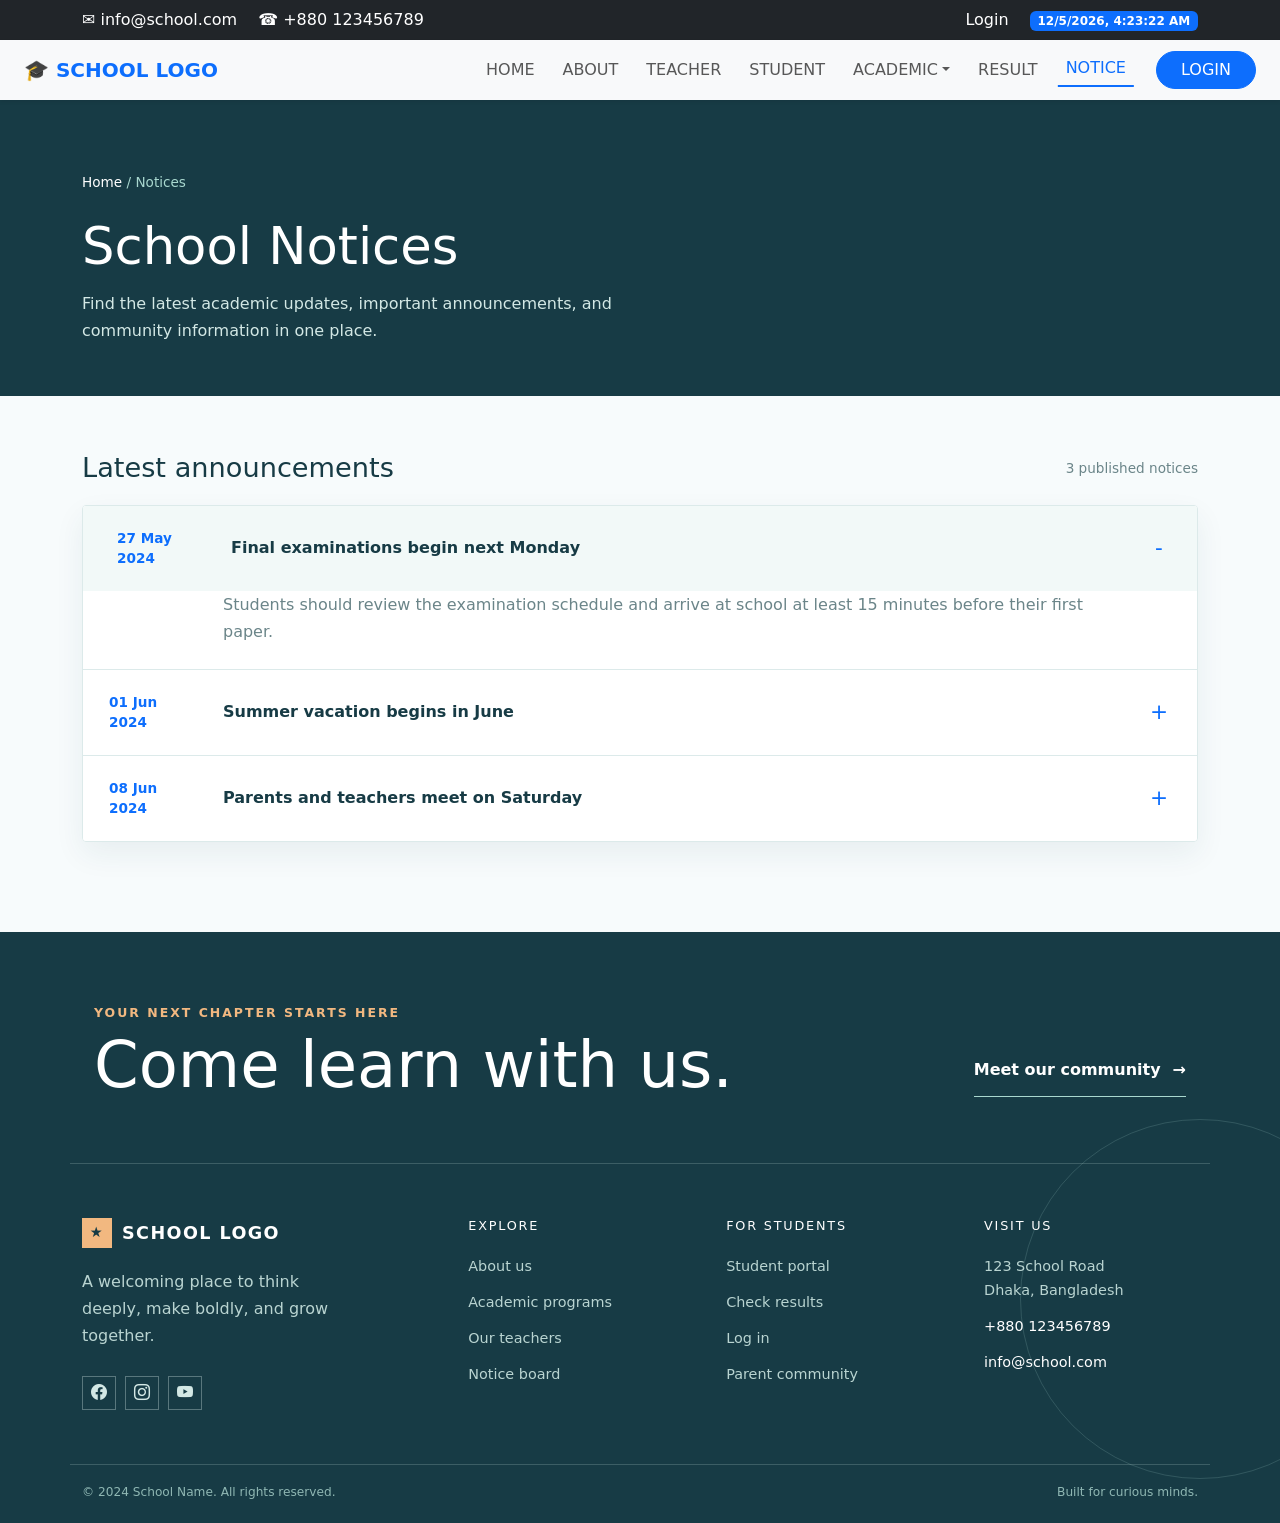
<file: notice.html>
<!doctype html>
<html lang="en">
  <head>
    <meta charset="UTF-8" />
    <meta name="viewport" content="width=device-width, initial-scale=1.0" />
    <title>School Website - Notices</title>
    <link
      href="https://cdn.jsdelivr.net/npm/bootstrap@5.3.0/dist/css/bootstrap.min.css"
      rel="stylesheet"
    />
    <link rel="stylesheet" href="assets/css/style.css" />
    <link rel="stylesheet" href="assets/css/responsive.css" />
    <link
      rel="stylesheet"
      href="https://cdn.jsdelivr.net/npm/bootstrap-icons@1.11.3/font/bootstrap-icons.min.css"
    />
  </head>
  <body class="notice-page">
    <div class="bg-dark text-white py-2">
      <div class="container d-flex justify-content-between align-items-center">
        <div>
          <span class="me-3">&#9993; info@school.com</span>
          <span>&#9742; +880 123456789</span>
        </div>
        <div>
          <a href="login.html" class="text-white text-decoration-none">Login</a>
          <span id="current-time" class="ms-3 badge bg-primary"></span>
        </div>
      </div>
    </div>

    <nav
      class="navbar navbar-expand-lg navbar-light bg-light sticky-top shadow-sm"
    >
      <div class="container-fluid px-4">
        <a class="navbar-brand fw-bold text-primary" href="index.html"
          >&#127891; SCHOOL LOGO</a
        >
        <button
          class="navbar-toggler"
          type="button"
          data-bs-toggle="collapse"
          data-bs-target="#navbarNav"
          aria-controls="navbarNav"
          aria-expanded="false"
          aria-label="Toggle navigation"
        >
          <span class="navbar-toggler-icon"></span>
        </button>
        <div class="collapse navbar-collapse" id="navbarNav">
          <ul class="navbar-nav ms-auto align-items-lg-center text-uppercase">
            <li class="nav-item">
              <a class="nav-link" href="index.html">Home</a>
            </li>
            <li class="nav-item">
              <a class="nav-link" href="about.html">About</a>
            </li>
            <li class="nav-item">
              <a class="nav-link" href="teacher.html">Teacher</a>
            </li>
            <li class="nav-item">
              <a class="nav-link" href="student.html">Student</a>
            </li>
            <li class="nav-item dropdown">
              <a class="nav-link dropdown-toggle" href="academic.html"
                >Academic</a
              >
              <ul class="dropdown-menu dropdown-menu-end shadow border-0">
                <li>
                  <a class="dropdown-item" href="academic.html"
                    >Academic Programs</a
                  >
                </li>
                <li>
                  <a class="dropdown-item" href="academic.html#science"
                    >Science</a
                  >
                </li>
                <li>
                  <a class="dropdown-item" href="academic.html#arts">Arts</a>
                </li>
                <li>
                  <a class="dropdown-item" href="academic.html#commerce"
                    >Commerce</a
                  >
                </li>
              </ul>
            </li>
            <li class="nav-item">
              <a class="nav-link" href="result.html">Result</a>
            </li>
            <li class="nav-item">
              <a class="nav-link active" aria-current="page" href="notice.html"
                >Notice</a
              >
            </li>
            <li class="nav-item ms-lg-3">
              <a class="btn btn-primary rounded-pill px-4" href="login.html"
                >Login</a
              >
            </li>
          </ul>
        </div>
      </div>
    </nav>

    <header class="notice-hero">
      <div class="container">
        <div class="notice-breadcrumb">
          <a href="index.html">Home</a>
          <span aria-hidden="true">/</span> Notices
        </div>
        <h1>School Notices</h1>
        <p>
          Find the latest academic updates, important announcements, and
          community information in one place.
        </p>
      </div>
    </header>

    <main class="notice-archive">
      <div class="container">
        <div class="notice-archive-heading">
          <h2>Latest announcements</h2>
          <span>3 published notices</span>
        </div>
        <div class="notice-archive-list">
          <details class="notice-detail" id="exam-schedule" open>
            <summary>
              <span class="notice-archive-date">27 May 2024</span
              ><span class="notice-archive-title"
                >Final examinations begin next Monday</span
              >
            </summary>
            <div class="notice-detail-content">
              Students should review the examination schedule and arrive at
              school at least 15 minutes before their first paper.
            </div>
          </details>
          <details class="notice-detail" id="summer-break">
            <summary>
              <span class="notice-archive-date">01 Jun 2024</span
              ><span class="notice-archive-title"
                >Summer vacation begins in June</span
              >
            </summary>
            <div class="notice-detail-content">
              The school will remain closed during the announced summer vacation
              period. Classes resume according to the academic calendar.
            </div>
          </details>
          <details class="notice-detail" id="parent-meeting">
            <summary>
              <span class="notice-archive-date">08 Jun 2024</span
              ><span class="notice-archive-title"
                >Parents and teachers meet on Saturday</span
              >
            </summary>
            <div class="notice-detail-content">
              Parents are invited to meet the teaching team and discuss student
              progress, attendance, and upcoming academic priorities.
            </div>
          </details>
        </div>
      </div>
    </main>

    <footer class="site-footer">
      <div class="footer-cta">
        <div>
          <p class="footer-kicker">Your next chapter starts here</p>
          <h2>Come learn with us.</h2>
        </div>
        <a class="footer-cta-link" href="about.html"
          >Meet our community <span aria-hidden="true">&#8594;</span></a
        >
      </div>
      <div class="container footer-main">
        <div class="footer-intro">
          <a class="footer-brand" href="index.html"
            ><span aria-hidden="true">&#9733;</span> SCHOOL LOGO</a
          >
          <p>
            A welcoming place to think deeply, make boldly, and grow together.
          </p>
          <div class="footer-socials" aria-label="Social media links">
            <a href="#facebook" aria-label="Facebook"><i class="bi bi-facebook" aria-hidden="true"></i></a>
            <a href="#instagram" aria-label="Instagram"><i class="bi bi-instagram" aria-hidden="true"></i></a>
            <a href="#youtube" aria-label="YouTube"><i class="bi bi-youtube" aria-hidden="true"></i></a>
          </div>
        </div>
        <div class="footer-column">
          <h3>Explore</h3>
          <a href="about.html">About us</a
          ><a href="academic.html">Academic programs</a
          ><a href="teacher.html">Our teachers</a
          ><a href="notice.html">Notice board</a>
        </div>
        <div class="footer-column">
          <h3>For students</h3>
          <a href="student.html">Student portal</a
          ><a href="result.html">Check results</a><a href="login.html">Log in</a
          ><a href="notice.html#parent-meeting">Parent community</a>
        </div>
        <div class="footer-column footer-contact">
          <h3>Visit us</h3>
          <p>123 School Road<br />Dhaka, Bangladesh</p>
          <a href="tel:+880123456789">+880 123456789</a
          ><a href="mailto:info@school.com">info@school.com</a>
        </div>
      </div>
      <div class="container footer-bottom">
        <span>&copy; 2024 School Name. All rights reserved.</span
        ><span>Built for curious minds.</span>
      </div>
    </footer>

    <script src="https://cdn.jsdelivr.net/npm/bootstrap@5.3.0/dist/js/bootstrap.bundle.min.js"></script>
    <script src="assets/js/script.js"></script>
  </body>
</html>
</file>
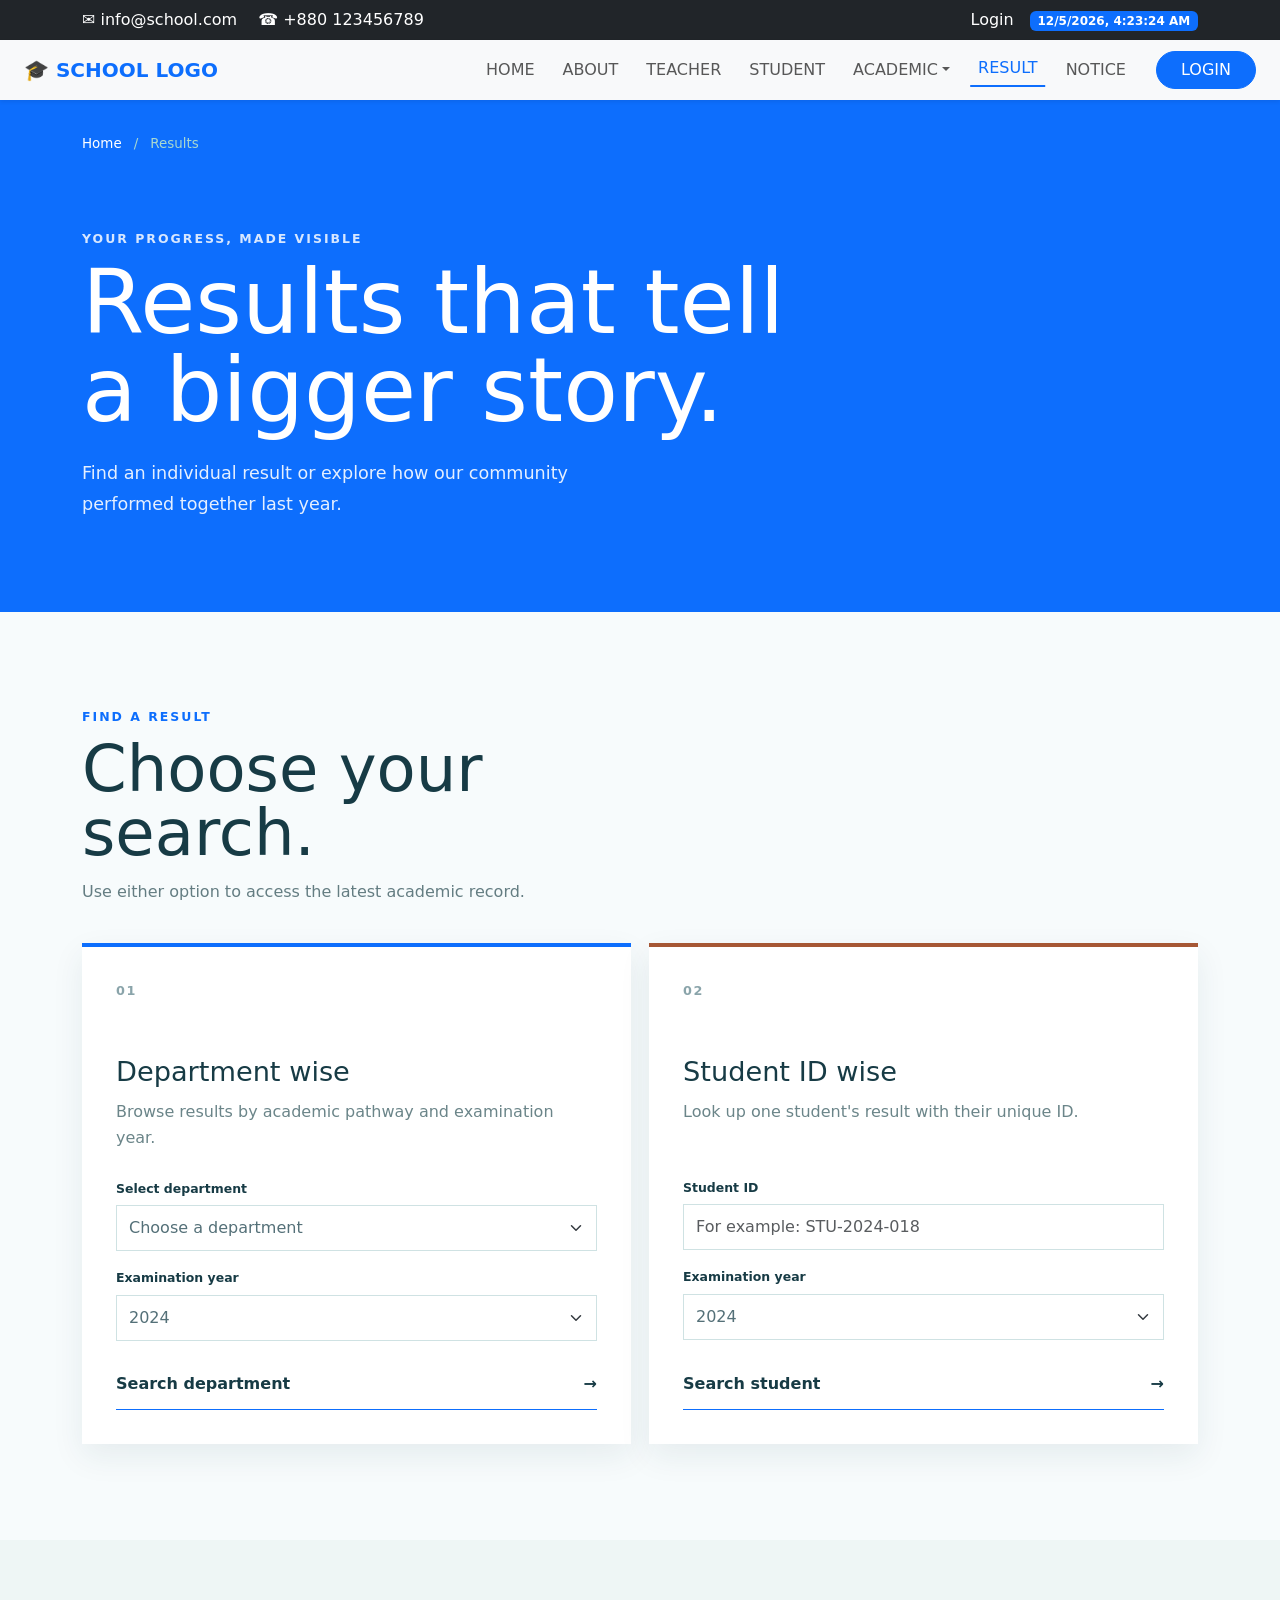
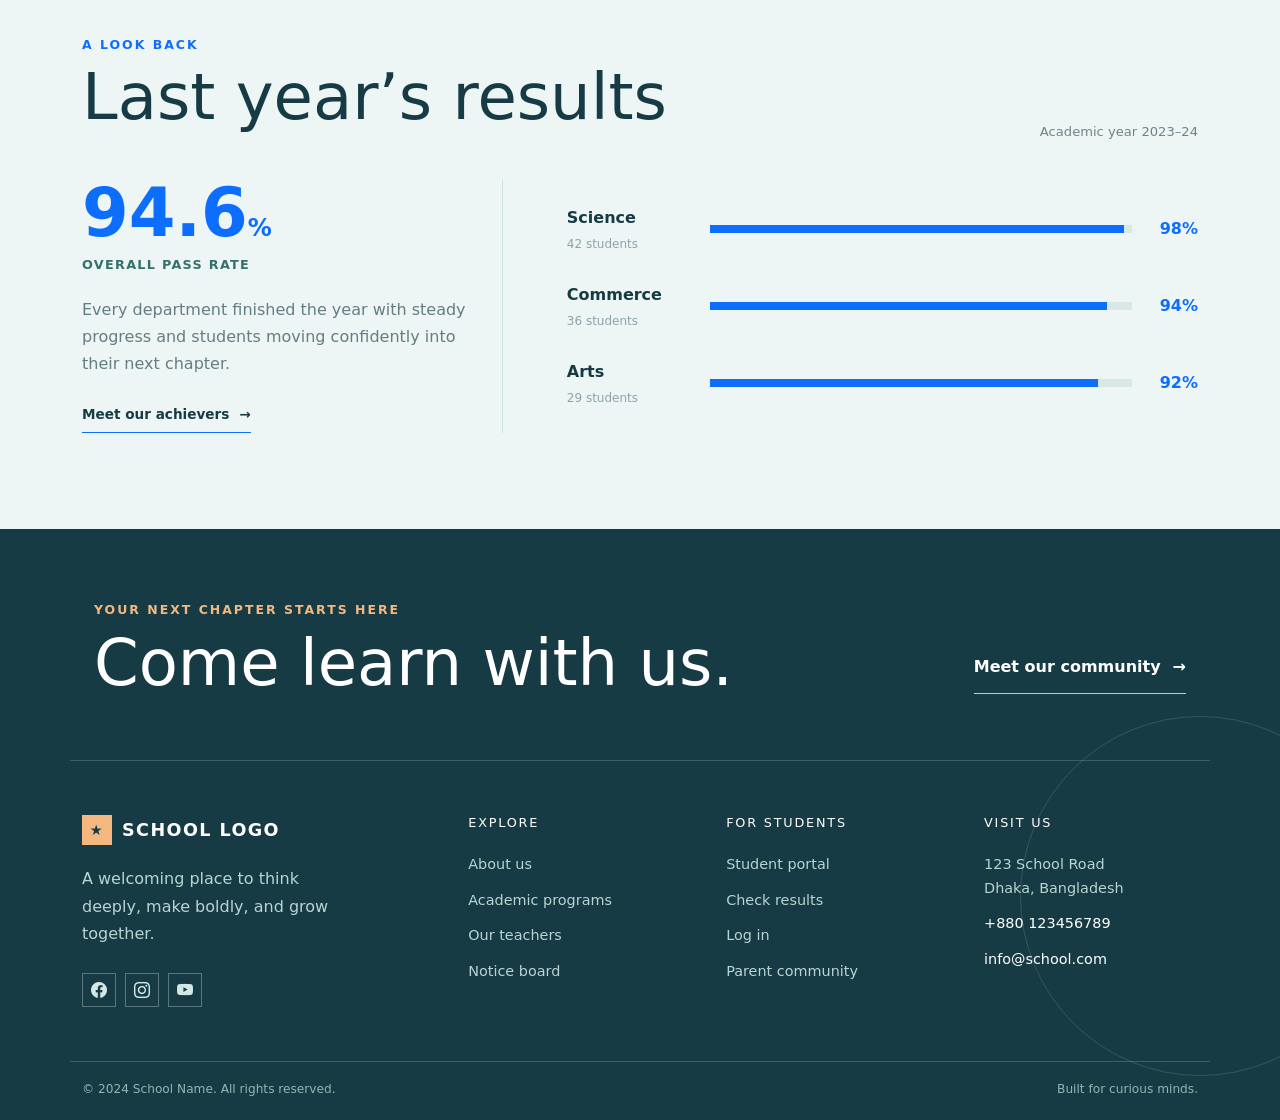
<file: result.html>
<!DOCTYPE html>
<html lang="en">
<head>
    <meta charset="UTF-8">
    <meta name="viewport" content="width=device-width, initial-scale=1.0">
    <title>School Website - Result</title>
    <!-- Bootstrap 5 CSS -->
    <link href="https://cdn.jsdelivr.net/npm/bootstrap@5.3.0/dist/css/bootstrap.min.css" rel="stylesheet">
    <!-- Custom CSS -->
    <link rel="stylesheet" href="assets/css/style.css">
    <link rel="stylesheet" href="assets/css/responsive.css">
    <link rel="stylesheet" href="https://cdn.jsdelivr.net/npm/bootstrap-icons@1.11.3/font/bootstrap-icons.min.css">
</head>
<body>
    
    <div class="bg-dark text-white py-2">
        <div class="container d-flex justify-content-between align-items-center">
            <div>
                <span class="me-3">&#9993; info@school.com</span>
                <span>&#9742; +880 123456789</span>
            </div>
            <div>
                <a href="login.html" class="text-white text-decoration-none">Login</a><span id="current-time" class="ms-3 badge bg-primary"></span>
            </div>
        </div>
    </div>
    
    <nav class="navbar navbar-expand-lg navbar-light bg-light sticky-top shadow-sm">
        <div class="container-fluid px-4">
            <a class="navbar-brand fw-bold text-primary" href="index.html">&#127891; SCHOOL LOGO</a>
            <button class="navbar-toggler" type="button" data-bs-toggle="collapse" data-bs-target="#navbarNav" aria-controls="navbarNav" aria-expanded="false" aria-label="Toggle navigation">
                <span class="navbar-toggler-icon"></span>
            </button>
            <div class="collapse navbar-collapse" id="navbarNav">
                <ul class="navbar-nav ms-auto align-items-lg-center text-uppercase">
                    <li class="nav-item"><a class="nav-link" href="index.html">Home</a></li>
                    <li class="nav-item"><a class="nav-link" href="about.html">About</a></li>
                    <li class="nav-item"><a class="nav-link" href="teacher.html">Teacher</a></li>
                    <li class="nav-item"><a class="nav-link" href="student.html">Student</a></li>
                    <li class="nav-item dropdown">
                        <a class="nav-link dropdown-toggle" href="academic.html">Academic</a>
                        <ul class="dropdown-menu dropdown-menu-end shadow border-0">
                            <li><a class="dropdown-item" href="academic.html">Academic Programs</a></li>
                            <li><a class="dropdown-item" href="academic.html#science">Science</a></li>
                            <li><a class="dropdown-item" href="academic.html#arts">Arts</a></li>
                            <li><a class="dropdown-item" href="academic.html#commerce">Commerce</a></li>
                        </ul>
                    </li>
                    <li class="nav-item"><a class="nav-link active" aria-current="page" href="result.html">Result</a></li>
                    <li class="nav-item"><a class="nav-link" href="notice.html">Notice</a></li>
                    <li class="nav-item ms-lg-3"><a class="btn btn-primary rounded-pill px-4" href="login.html">Login</a></li>
                </ul>
            </div>
        </div>
    </nav>

    <header class="result-hero">
        <div class="container">
            <nav aria-label="breadcrumb" class="about-breadcrumb">
                <a href="index.html">Home</a>
                <span aria-hidden="true">/</span>
                <span>Results</span>
            </nav>
            <p class="about-kicker">Your progress, made visible</p>
            <h1>Results that tell<br>a bigger story.</h1>
            <p>Find an individual result or explore how our community performed together last year.</p>
        </div>
    </header>
    <main class="result-page">
        <section class="result-search-section">
            <div class="container">
                <div class="result-heading">
                    <p class="about-kicker">Find a result</p>
                    <h2>Choose your search.</h2>
                    <p>Use either option to access the latest academic record.</p>
                </div>
                <div class="result-search-grid">
                    <form class="result-search-card result-search-department">
                        <span class="result-search-number">01</span>
                        <h3>Department wise</h3>
                        <p>Browse results by academic pathway and examination year.</p>
                        <label for="department">Select department</label>
                        <select id="department" class="form-select">
                            <option selected disabled>Choose a department</option>
                            <option>Science</option>
                            <option>Arts</option>
                            <option>Commerce</option>
                        </select>
                        <label for="department-year">Examination year</label>
                        <select id="department-year" class="form-select">
                            <option>2024</option>
                            <option>2023</option>
                            <option>2022</option>
                        </select>
                        <button type="submit" class="result-submit">Search department <span aria-hidden="true">&#8594;</span></button>
                    </form>
                    <form class="result-search-card result-search-id">
                        <span class="result-search-number">02</span>
                        <h3>Student ID wise</h3>
                        <p>Look up one student's result with their unique ID.</p>
                        <label for="student-id">Student ID</label>
                        <input id="student-id" class="form-control" type="text" placeholder="For example: STU-2024-018" required>
                        <label for="id-year">Examination year</label>
                        <select id="id-year" class="form-select">
                            <option>2024</option>
                            <option>2023</option>
                            <option>2022</option>
                        </select>
                        <button type="submit" class="result-submit">Search student <span aria-hidden="true">&#8594;</span></button>
                    </form>
                </div>
            </div>
        </section>
        <section class="last-year-section">
            <div class="container">
                <div class="result-heading last-year-heading">
                    <div>
                        <p class="about-kicker">A look back</p>
                        <h2>Last year’s results</h2>
                    </div>
                    <span>Academic year 2023–24</span>
                </div>
                <div class="last-year-layout">
                    <div class="last-year-summary">
                        <strong>94.6<small>%</small></strong>
                        <span>Overall pass rate</span>
                        <p>Every department finished the year with steady progress and students moving confidently into their next chapter.</p>
                        <a href="student.html" class="result-outline-link">Meet our achievers <span aria-hidden="true">&#8594;</span></a>
                    </div>
                    <div class="department-results">
                        <div class="department-result">
                            <div><strong>Science</strong><span>42 students</span></div>
                            <div class="result-bar"><span class="result-bar-science"></span></div>
                            <b>98%</b>
                        </div>
                        <div class="department-result">
                            <div><strong>Commerce</strong><span>36 students</span></div>
                            <div class="result-bar"><span class="result-bar-commerce"></span></div>
                            <b>94%</b>
                        </div>
                        <div class="department-result">
                            <div><strong>Arts</strong><span>29 students</span></div>
                            <div class="result-bar"><span class="result-bar-arts"></span></div>
                            <b>92%</b>
                        </div>
                    </div>
                </div>
            </div>
        </section>
    </main>
    
    <footer class="site-footer">
        <div class="footer-cta">
            <div>
                <p class="footer-kicker">Your next chapter starts here</p>
                <h2>Come learn with us.</h2>
            </div>
            <a class="footer-cta-link" href="about.html">Meet our community <span aria-hidden="true">&#8594;</span></a>
        </div>
        <div class="container footer-main">
            <div class="footer-intro">
                <a class="footer-brand" href="index.html"><span aria-hidden="true">&#9733;</span> SCHOOL LOGO</a>
                <p>A welcoming place to think deeply, make boldly, and grow together.</p>
                <div class="footer-socials" aria-label="Social media links">
                    <a href="#facebook" aria-label="Facebook"><i class="bi bi-facebook" aria-hidden="true"></i></a>
                    <a href="#instagram" aria-label="Instagram"><i class="bi bi-instagram" aria-hidden="true"></i></a>
                    <a href="#youtube" aria-label="YouTube"><i class="bi bi-youtube" aria-hidden="true"></i></a>
                </div>
            </div>
            <div class="footer-column">
                <h3>Explore</h3>
                <a href="about.html">About us</a>
                <a href="academic.html">Academic programs</a>
                <a href="teacher.html">Our teachers</a>
                <a href="notice.html">Notice board</a>
            </div>
            <div class="footer-column">
                <h3>For students</h3>
                <a href="student.html">Student portal</a>
                <a href="result.html">Check results</a>
                <a href="login.html">Log in</a>
                <a href="notice.html#parent-meeting">Parent community</a>
            </div>
            <div class="footer-column footer-contact">
                <h3>Visit us</h3>
                <p>123 School Road<br>Dhaka, Bangladesh</p>
                <a href="tel:+880123456789">+880 123456789</a>
                <a href="mailto:info@school.com">info@school.com</a>
            </div>
        </div>
        <div class="container footer-bottom">
            <span>&copy; 2024 School Name. All rights reserved.</span>
            <span>Built for curious minds.</span>
        </div>
    </footer>
    
    <!-- Bootstrap JS -->
    <script src="https://cdn.jsdelivr.net/npm/bootstrap@5.3.0/dist/js/bootstrap.bundle.min.js"></script>
    <!-- Custom JS -->
    <script src="assets/js/script.js"></script>
</body>
</html>
</file>
<file: assets/css/style.css>
/* Navigation Hover Effect */
.navbar-nav .nav-link {
    transition: color 0.3s ease, transform 0.3s ease;
    padding: 10px 15px;
}

.navbar-nav .nav-link:hover {
    color: #0d6efd !important;
    background-color: transparent;
}

/* Interactive navigation */
.navbar .nav-link {
    position: relative;
    margin: 0 6px;
    font-weight: 500;
    transition: color 0.3s ease, transform 0.3s ease;
}

.navbar .nav-link::before {
    content: "";
    position: absolute;
    left: 50%;
    bottom: 3px;
    width: 0;
    height: 2px;
    background-color: #0d6efd;
    transform: translateX(-50%);
    transition: width 0.3s ease;
}

.navbar .nav-link:hover,
.navbar .nav-link.active {
    color: #0d6efd !important;
    transform: translateY(-2px);
}

.navbar .nav-link:hover::before,
.navbar .nav-link.active::before {
    width: 100%;
}

.navbar .dropdown-menu {
    animation: dropdownFade 0.25s ease;
}

@media (min-width: 992px) {
    .navbar .dropdown:hover > .dropdown-menu {
        display: block;
        margin-top: 0;
    }
}

.navbar .dropdown-item {
    transition: background-color 0.2s ease, padding-left 0.2s ease;
}

.navbar .dropdown-item:hover {
    background-color: #e9f2ff;
    color: #0d6efd;
    padding-left: 24px;
}

.navbar .btn-primary {
    transition: transform 0.2s ease, box-shadow 0.2s ease;
}

.navbar .btn-primary:hover {
    transform: translateY(-2px);
    box-shadow: 0 5px 12px rgba(13, 110, 253, 0.3);
}

@keyframes dropdownFade {
    from {
        opacity: 0;
        transform: translateY(8px);
    }

    to {
        opacity: 1;
        transform: translateY(0);
    }
}

/* General Styling */
section {
    padding: 60px 0;
}

.custom-carousel-img{
    height: 450px;           /* আপনার পছন্দমতো উচ্চতা */
    width: 100%;             /* পুরো চওড়া জুড়ে থাকবে */
    object-fit: cover;       /* ছবি যাতে চ্যাপ্টা বা নষ্ট না হয়ে সুন্দর দেখায় */
    object-position: center;
    
}

.history-section {
    background: #f7fbfc;
    padding: 90px 0;
    overflow: hidden;
}

.history-image-wrap {
    position: relative;
    max-width: 560px;
    margin: 0 auto;
}

.history-image-wrap::before {
    content: "";
    position: absolute;
    inset: 18px -18px -18px 18px;
    border: 2px solid #8bc7bd;
    z-index: 0;
}

.history-image {
    position: relative;
    z-index: 1;
    display: block;
    width: 100%;
    aspect-ratio: 4 / 3;
    object-fit: cover;
    box-shadow: 0 20px 40px rgba(22, 67, 80, 0.18);
    transition: transform 0.45s ease, box-shadow 0.45s ease;
}

.history-image-wrap:hover .history-image {
    transform: translate(8px, -8px);
    box-shadow: 0 28px 48px rgba(22, 67, 80, 0.24);
}

.history-year-badge {
    position: absolute;
    right: -12px;
    bottom: 24px;
    z-index: 2;
    display: grid;
    gap: 2px;
    min-width: 112px;
    padding: 14px 18px;
    color: #fff;
    background: #0d6efd;
    box-shadow: 0 10px 24px rgba(13, 110, 253, 0.28);
}

.history-year-badge strong {
    font-size: 1.5rem;
    line-height: 1;
}

.history-year-badge span,
.history-stats span {
    font-size: 0.78rem;
    letter-spacing: 0.04em;
}

.history-content {
    max-width: 540px;
}

.history-kicker {
    margin-bottom: 10px;
    color: #0d6efd;
    font-size: 0.8rem;
    font-weight: 700;
    letter-spacing: 0.16em;
    text-transform: uppercase;
}

.history-content h2 {
    margin-bottom: 20px;
    color: #173b45;
    font-size: 3.2rem;
    line-height: 1.1;
}

.history-content p {
    color: #547078;
    line-height: 1.8;
}

.history-content .history-intro {
    color: #234c57;
    font-size: 1.08rem;
}

.history-stats {
    display: flex;
    gap: 28px;
    margin: 28px 0;
    padding: 20px 0;
    border-top: 1px solid #cfe2e3;
    border-bottom: 1px solid #cfe2e3;
}

.history-stats div {
    display: grid;
    gap: 5px;
}

.history-stats strong {
    color: #0d6efd;
    font-size: 1.45rem;
}

.history-stats span {
    color: #547078;
}

.history-link {
    display: inline-flex;
    align-items: center;
    gap: 10px;
    color: #173b45;
    font-weight: 700;
    text-decoration: none;
    transition: color 0.3s ease, gap 0.3s ease;
}

.history-link:hover {
    gap: 16px;
    color: #0d6efd;
}

@media (max-width: 575.98px) {
    .history-section {
        padding: 65px 0;
    }

    .history-content h2 {
        font-size: 2.2rem;
    }

    .history-image-wrap::before {
        inset: 12px -8px -12px 8px;
    }

    .history-year-badge {
        right: -4px;
        bottom: 16px;
    }

    .history-stats {
        gap: 14px;
    }

    .history-stats span {
        font-size: 0.7rem;
    }
}

.academic-section {
    padding: 90px 0;
    background: #eef6f5;
}

.academic-heading {
    max-width: 620px;
    margin: 0 auto 42px;
    text-align: center;
}

.academic-kicker {
    margin-bottom: 10px;
    color: #0d6efd;
    font-size: 0.8rem;
    font-weight: 700;
    letter-spacing: 0.16em;
    text-transform: uppercase;
}

.academic-heading h2 {
    margin-bottom: 14px;
    color: #173b45;
    font-size: 2.7rem;
}

.academic-heading > p:last-child {
    margin-bottom: 0;
    color: #547078;
    line-height: 1.7;
}

.academic-card {
    position: relative;
    overflow: hidden;
    border: 0;
    border-top: 4px solid #0d6efd;
    border-radius: 0;
    background: #fff;
    box-shadow: 0 8px 24px rgba(22, 67, 80, 0.08);
    transition: transform 0.35s ease, box-shadow 0.35s ease;
}

.academic-section .col-md-4:nth-child(2) .academic-card {
    border-top-color: #e08a3e;
}

.academic-section .col-md-4:nth-child(3) .academic-card {
    border-top-color: #42a58c;
}

.academic-card:hover {
    transform: translateY(-10px);
    box-shadow: 0 18px 34px rgba(22, 67, 80, 0.16);
}

.academic-card .card-body {
    display: flex;
    flex-direction: column;
    min-height: 270px;
    padding: 30px;
}

.academic-card-top {
    display: flex;
    align-items: center;
    justify-content: space-between;
    margin-bottom: 28px;
}

.academic-number {
    color: #8aa4aa;
    font-size: 0.9rem;
    font-weight: 700;
    letter-spacing: 0.08em;
}

.academic-tag {
    padding: 5px 10px;
    color: #35706b;
    background: #e6f3ef;
    font-size: 0.72rem;
    font-weight: 700;
    letter-spacing: 0.08em;
    text-transform: uppercase;
}

.academic-card .card-title {
    margin-bottom: 12px;
    color: #173b45;
    font-size: 1.5rem;
}

.academic-card .card-text {
    margin-bottom: 24px;
    color: #647d82;
    line-height: 1.7;
}

.academic-card-link { display: inline-flex; align-items: center; gap: 9px; margin-top: auto; color: #0d6efd; font-size: 0.9rem; font-weight: 700; text-decoration: none; transition: gap 0.3s ease, color 0.3s ease; }

.academic-card:hover .academic-card-link { gap: 15px; color: #173b45; }
.notice-section { padding: 88px 0; background: #fff; }
.notice-heading { display: flex; align-items: end; justify-content: space-between; gap: 24px; margin-bottom: 30px; }
.notice-kicker { margin-bottom: 8px; color: #0d6efd; font-size: 0.8rem; font-weight: 700; letter-spacing: 0.16em; text-transform: uppercase; }
.notice-heading h2 { margin: 0; color: #173b45; font-size: 2.7rem; }
.notice-status { display: inline-flex; align-items: center; gap: 8px; padding: 8px 12px; color: #35706b; background: #e6f3ef; font-size: 0.8rem; font-weight: 700; white-space: nowrap; text-decoration: none; transition: color 0.3s ease, background-color 0.3s ease; }
.notice-status:hover { color: #173b45; background: #d8ece7; }
.notice-status span { width: 7px; height: 7px; border-radius: 50%; background: #42a58c; box-shadow: 0 0 0 4px rgba(66, 165, 140, 0.15); }
.notice-list { overflow: hidden; border: 1px solid #dceaea; border-radius: 4px; box-shadow: 0 12px 30px rgba(22, 67, 80, 0.07); }
.notice-item { display: flex; align-items: center; gap: 24px; padding: 22px 26px; color: inherit; border: 0; border-bottom: 1px solid #dceaea; transition: background-color 0.3s ease, padding-left 0.3s ease; }
.notice-item:last-child { border-bottom: 0; }
.notice-item:hover { padding-left: 34px; background: #f2f9f8; }
.notice-date { display: grid; flex: 0 0 58px; justify-items: center; padding-right: 24px; border-right: 1px solid #dceaea; color: #0d6efd; line-height: 1; }
.notice-date strong { font-size: 1.55rem; }
.notice-date span { margin-top: 6px; color: #6b8589; font-size: 0.72rem; font-weight: 700; letter-spacing: 0.08em; text-transform: uppercase; }
.notice-copy { display: grid; flex: 1; gap: 5px; }
.notice-copy strong { color: #173b45; font-size: 1.05rem; }
.notice-copy > span:last-child { color: #6b8589; font-size: 0.9rem; }
.notice-label { width: fit-content; padding: 4px 8px; color: #35706b; background: #e6f3ef; font-size: 0.68rem; font-weight: 700; letter-spacing: 0.08em; text-transform: uppercase; }

.notice-label-important {
    color: #a65735;
    background: #fff0e8;
}
.notice-arrow { color: #0d6efd; font-size: 1.35rem; opacity: 0.5; transform: translateX(0); transition: opacity 0.3s ease, transform 0.3s ease; }

.notice-item:hover .notice-arrow {
    opacity: 1;
    transform: translateX(6px);
}

.notice-page {
    background: #f7fbfc;
}

.notice-hero {
    padding: 72px 0 52px;
    background: #173b45;
    color: #fff;
}

.notice-breadcrumb {
    margin-bottom: 24px;
    color: #a9d8cf;
    font-size: 0.85rem;
}

.notice-breadcrumb a {
    color: #fff;
    text-decoration: none;
}

.notice-hero h1 {
    margin-bottom: 12px;
    font-size: 3.2rem;
}

.notice-hero p {
    max-width: 580px;
    margin: 0;
    color: #d3e8e5;
    line-height: 1.7;
}

.notice-archive {
    padding: 56px 0 90px;
}

.notice-archive-heading {
    display: flex;
    align-items: center;
    justify-content: space-between;
    margin-bottom: 20px;
}

.notice-archive-heading h2 {
    margin: 0;
    color: #173b45;
    font-size: 1.7rem;
}

.notice-archive-heading span {
    color: #6b8589;
    font-size: 0.85rem;
}
.notice-archive-list { overflow: hidden; border: 1px solid #dceaea; border-radius: 4px; box-shadow: 0 12px 30px rgba(22, 67, 80, 0.07); }

.notice-detail {
    background: #fff;
    border-bottom: 1px solid #dceaea;
}

.notice-detail:last-child {
    border-bottom: 0;
}
.notice-detail summary { display: grid; grid-template-columns: 90px 1fr 24px; align-items: center; gap: 24px; padding: 22px 26px; cursor: pointer; list-style: none; transition: background-color 0.3s ease, padding-left 0.3s ease; }

.notice-detail summary::-webkit-details-marker {
    display: none;
}

.notice-detail summary:hover,
.notice-detail[open] summary {
    padding-left: 34px;
    background: #f2f9f8;
}

.notice-archive-date {
    color: #0d6efd;
    font-size: 0.85rem;
    font-weight: 700;
}

.notice-archive-title {
    color: #173b45;
    font-weight: 700;
}
.notice-detail summary::after { content: "+"; color: #0d6efd; font-size: 1.35rem; font-weight: 400; text-align: center; }

.notice-detail[open] summary::after {
    content: "-";
}

.notice-detail-content {
    padding: 0 74px 24px 140px;
    color: #6b8589;
    line-height: 1.7;
}

@media (max-width: 575.98px) { .notice-hero { padding: 52px 0 40px; } .notice-hero h1 { font-size: 2.3rem; } .notice-archive { padding: 42px 0 65px; } .notice-archive-heading { align-items: start; flex-direction: column; gap: 8px; } .notice-detail summary { grid-template-columns: 58px 1fr 18px; gap: 12px; padding: 18px 14px; } .notice-detail summary:hover, .notice-detail[open] summary { padding-left: 18px; } .notice-archive-title { font-size: 0.9rem; } .notice-detail-content { padding: 0 18px 20px 84px; font-size: 0.85rem; } }
@media (max-width: 575.98px) { .notice-section { padding: 65px 0; } .notice-heading { align-items: start; flex-direction: column; gap: 16px; } .notice-heading h2 { font-size: 2.2rem; } .notice-item { align-items: start; gap: 14px; padding: 18px 14px; } .notice-item:hover { padding-left: 18px; } .notice-date { flex-basis: 48px; padding-right: 14px; } .notice-copy > span:last-child { font-size: 0.8rem; } }
.card {
    transition: transform 0.3s;
}

.card:hover {
    transform: translateY(-10px);
    box-shadow: 0 10px 20px rgba(0,0,0,0.1);
}

.site-footer {
    position: relative;
    overflow: hidden;
    color: #eaf6f3;
    background: #173b45;
}

.site-footer::after {
    content: "";
    position: absolute;
    right: -100px;
    bottom: 44px;
    width: 360px;
    height: 360px;
    border: 1px solid rgba(169, 216, 207, 0.18);
    border-radius: 50%;
    pointer-events: none;
}

.footer-cta { display: flex; align-items: end; justify-content: space-between; gap: 28px; max-width: 1140px; margin: 0 auto; padding: 72px 24px 66px; border-bottom: 1px solid rgba(211, 232, 229, 0.2); }

.footer-kicker { margin: 0 0 12px; color: #f2b880; font-size: 0.78rem; font-weight: 700; letter-spacing: 0.16em; text-transform: uppercase; }
.footer-cta h2 { margin: 0; color: #fff; font-size: clamp(2.5rem, 5vw, 4.6rem); line-height: 0.98; }
.footer-cta-link { display: inline-flex; align-items: center; gap: 12px; padding: 14px 0; color: #fff; border-bottom: 1px solid #a9d8cf; font-weight: 700; text-decoration: none; white-space: nowrap; transition: gap 0.3s ease, color 0.3s ease; }

.footer-cta-link:hover {
    gap: 18px;
    color: #f2b880;
}
.footer-main { position: relative; z-index: 1; display: grid; grid-template-columns: 1.6fr repeat(3, 1fr); gap: 44px; padding-top: 54px; padding-bottom: 54px; }
.footer-brand { display: inline-flex; align-items: center; gap: 10px; color: #fff; font-size: 1.1rem; font-weight: 800; letter-spacing: 0.08em; text-decoration: none; }
.footer-brand span { display: grid; width: 30px; height: 30px; place-items: center; color: #173b45; background: #f2b880; font-size: 0.9rem; }

.footer-intro p {
    max-width: 250px;
    margin: 20px 0 26px;
    color: #b9d4d1;
    line-height: 1.7;
}

.footer-socials {
    display: flex;
    gap: 9px;
}
.footer-socials a { display: grid; width: 34px; height: 34px; place-items: center; color: #d3e8e5; border: 1px solid rgba(211, 232, 229, 0.35); font-size: 0.72rem; font-weight: 700; text-decoration: none; transition: color 0.2s ease, background-color 0.2s ease; }

.footer-socials a:hover {
    color: #173b45;
    background: #f2b880;
}

.footer-socials i {
    font-size: 1rem;
    line-height: 1;
}

.footer-column {
    display: grid;
    align-content: start;
    gap: 12px;
}
.footer-column h3 { margin: 0 0 10px; color: #fff; font-size: 0.8rem; letter-spacing: 0.14em; text-transform: uppercase; }
.footer-column a,
.footer-column p {
    margin: 0;
    color: #b9d4d1;
    font-size: 0.9rem;
    line-height: 1.65;
    text-decoration: none;
    transition: color 0.2s ease;
}

.footer-column a:hover {
    color: #f2b880;
}

.footer-contact a {
    color: #fff;
}
.footer-bottom { position: relative; z-index: 1; display: flex; justify-content: space-between; gap: 20px; padding-top: 18px; padding-bottom: 22px; color: #8fb7b3; border-top: 1px solid rgba(211, 232, 229, 0.2); font-size: 0.76rem; }

@media (max-width: 767.98px) { .footer-cta { align-items: start; flex-direction: column; padding-top: 56px; padding-bottom: 48px; } .footer-main { grid-template-columns: repeat(2, 1fr); gap: 38px 24px; } .footer-intro { grid-column: 1 / -1; } }

@media (max-width: 420px) { .footer-main { grid-template-columns: 1fr 1fr; } .footer-bottom { align-items: start; flex-direction: column; gap: 7px; } }

.about-hero {
    padding: 34px 0 92px;
    color: #fff;
    background: #173b45;
}

.about-hero .container {
    position: relative;
}

.about-breadcrumb {
    display: flex;
    gap: 12px;
    margin-bottom: 76px;
    color: #a9d8cf;
    font-size: 0.84rem;
}

.about-breadcrumb a {
    color: #fff;
    text-decoration: none;
}

.about-kicker {
    margin-bottom: 10px;
    color: #0d6efd;
    font-size: 0.78rem;
    font-weight: 700;
    letter-spacing: 0.16em;
    text-transform: uppercase;
}

.about-hero .about-kicker {
    color: #f2b880;
}

.about-hero h1 {
    max-width: 760px;
    margin-bottom: 24px;
    font-size: clamp(3rem, 7vw, 6.8rem);
    line-height: 0.98;
}

.about-hero > .container > p:last-child {
    max-width: 520px;
    margin: 0;
    color: #d3e8e5;
    font-size: 1.1rem;
    line-height: 1.75;
}

.about-history {
    padding-top: 108px;
}

.headmaster-section {
    padding: 100px 0;
    background: #f2b880;
}

.headmaster-portrait {
    position: relative;
    max-width: 460px;
    margin: 0 auto;
}

.headmaster-portrait img {
    display: block;
    width: 100%;
    aspect-ratio: 4 / 5;
    object-fit: cover;
    filter: saturate(0.82);
}

.headmaster-portrait span { position: absolute; right: -18px; bottom: 22px; padding: 12px 16px; color: #fff; background: #173b45; font-size: 0.78rem; font-weight: 700; letter-spacing: 0.08em; text-transform: uppercase; }

.headmaster-copy {
    max-width: 610px;
}

.headmaster-copy .about-kicker {
    color: #a65735;
}

.headmaster-copy h2 {
    margin-bottom: 26px;
    color: #173b45;
    font-size: clamp(2.3rem, 4vw, 4.4rem);
    line-height: 1.05;
}

.headmaster-copy p:not(.about-kicker) {
    color: #5f4b3d;
    line-height: 1.8;
}

.headmaster-signature {
    display: grid;
    gap: 3px;
    margin-top: 30px;
    padding-top: 18px;
    border-top: 1px solid rgba(23, 59, 69, 0.2);
}

.headmaster-signature strong {
    color: #173b45;
    font-size: 1.1rem;
}

.headmaster-signature span { color: #8c6049; font-size: 0.8rem; font-weight: 700; letter-spacing: 0.1em; text-transform: uppercase; }

.mission-section { padding: 104px 0; background: #eef6f5; }

.section-heading { max-width: 660px; margin-bottom: 42px; }

.section-heading h2 {
    margin: 0;
    color: #173b45;
    font-size: clamp(2.4rem, 5vw, 4.2rem);
    line-height: 1;
}

.mission-grid {
    display: grid;
    grid-template-columns: 1fr 1fr;
    gap: 18px;
}

.mission-card {
    min-height: 300px;
    padding: 34px;
}

.mission-card-primary {
    color: #fff;
    background: #173b45;
}

.mission-card-accent {
    color: #173b45;
    background: #a9d8cf;
}
.mission-number { display: block; margin-bottom: 70px; font-size: 0.8rem; font-weight: 700; letter-spacing: 0.12em; }

.mission-card h3 {
    margin-bottom: 12px;
    font-size: 1.7rem;
}

.mission-card p {
    max-width: 440px;
    margin: 0;
    line-height: 1.7;
}

.admin-section {
    padding: 104px 0 118px;
    background: #fff;
}

.admin-heading {
    display: flex;
    align-items: end;
    justify-content: space-between;
    gap: 28px;
    max-width: none;
}

.admin-heading > p {
    max-width: 360px;
    margin: 0;
    color: #647d82;
    line-height: 1.7;
}

.admin-grid {
    display: grid;
    grid-template-columns: repeat(4, 1fr);
    gap: 14px;
}
.admin-card { display: flex; align-items: center; gap: 15px; min-height: 132px; padding: 20px; border-top: 3px solid #0d6efd; background: #f7fbfc; }
.admin-avatar { display: grid; flex: 0 0 52px; width: 52px; height: 52px; place-items: center; color: #fff; background: #173b45; font-size: 0.85rem; font-weight: 800; }
.admin-avatar-warm {
    color: #173b45;
    background: #f2b880;
}

.admin-avatar-green {
    color: #173b45;
    background: #a9d8cf;
}

.admin-avatar-blue {
    background: #0d6efd;
}

.admin-card h3 {
    margin-bottom: 5px;
    color: #173b45;
    font-size: 1rem;
}

.admin-card p {
    margin: 0;
    color: #6b8589;
    font-size: 0.8rem;
}

@media (max-width: 767.98px) { .about-hero { padding-bottom: 68px; } .about-breadcrumb { margin-bottom: 54px; } .about-history, .headmaster-section, .mission-section, .admin-section { padding: 70px 0; } .headmaster-portrait span { right: -4px; } .mission-grid, .admin-grid { grid-template-columns: 1fr; } .mission-card { min-height: 260px; } .mission-number { margin-bottom: 48px; } .admin-heading { align-items: start; flex-direction: column; } }

.teacher-hero {
    padding: 34px 0 92px;
    color: #fff;
    background: #35706b;
}

.teacher-hero .about-breadcrumb {
    margin-bottom: 76px;
}

.teacher-hero .about-kicker {
    color: #f2b880;
}

.teacher-hero h1 {
    max-width: 740px;
    margin-bottom: 24px;
    font-size: clamp(3rem, 7vw, 6.5rem);
    line-height: 0.98;
}

.teacher-hero > .container > p:last-child {
    max-width: 510px;
    margin: 0;
    color: #d8ece7;
    font-size: 1.1rem;
    line-height: 1.75;
}

.teacher-page {
    background: #f7fbfc;
}

.teacher-section {
    padding: 92px 0;
}

.teacher-section-tint {
    background: #eef6f5;
}

.teacher-section-heading {
    display: flex;
    align-items: end;
    justify-content: space-between;
    gap: 24px;
    margin-bottom: 34px;
}

.teacher-section-heading h2 {
    margin: 0;
    color: #173b45;
    font-size: clamp(2.4rem, 5vw, 4.1rem);
    line-height: 1;
}

.teacher-section-heading > span {
    color: #8aa4aa;
    font-size: 0.8rem;
    font-weight: 700;
    letter-spacing: 0.12em;
}

.teacher-card { overflow: hidden; border: 0; border-radius: 0; background: #fff; box-shadow: 0 10px 28px rgba(22, 67, 80, 0.08); transition: transform 0.35s ease, box-shadow 0.35s ease; }

.teacher-card:hover {
    transform: translateY(-8px);
    box-shadow: 0 18px 36px rgba(22, 67, 80, 0.16);
}

.teacher-card .card-img-top {
    height: 230px;
    object-fit: cover;
    filter: saturate(0.82);
    transition: transform 0.45s ease;
}

.teacher-card .teacher-avatar-image {
    object-position: center top;
    background: #d8ece7;
}

.teacher-card:hover .card-img-top {
    transform: scale(1.04);
}

.teacher-card .card-body {
    display: flex;
    flex-direction: column;
    min-height: 190px;
    padding: 24px;
}

.teacher-subject {
    margin-bottom: 12px;
    color: #0d6efd;
    font-size: 0.72rem;
    font-weight: 700;
    letter-spacing: 0.13em;
    text-transform: uppercase;
}

.teacher-card .card-title {
    margin-bottom: 6px;
    color: #173b45;
    font-size: 1.35rem;
}

.teacher-card .card-text {
    margin-bottom: 20px;
    color: #6b8589;
}

.teacher-card-link {
    display: inline-flex;
    align-items: center;
    gap: 9px;
    margin-top: auto;
    color: #173b45;
    font-size: 0.85rem;
    font-weight: 700;
    text-decoration: none;
    transition: gap 0.3s ease, color 0.3s ease;
}

.teacher-card-link:hover {
    gap: 15px;
    color: #0d6efd;
}

@media (max-width: 767.98px) {
    .teacher-hero {
        padding-bottom: 68px;
    }

    .teacher-hero .about-breadcrumb {
        margin-bottom: 54px;
    }

    .teacher-section {
        padding: 70px 0;
    }

    .teacher-section-heading {
        align-items: start;
        flex-direction: column;
        gap: 14px;
    }
}

.student-hero {
    padding: 34px 0 92px;
    color: #fff;
    background: #a65735;
}

.student-hero .about-breadcrumb {
    margin-bottom: 76px;
}

.student-hero .about-kicker {
    color: #f8d5b2;
}

.student-hero h1 {
    max-width: 740px;
    margin-bottom: 24px;
    font-size: clamp(3rem, 7vw, 6.5rem);
    line-height: 0.98;
}

.student-hero > .container > p:last-child {
    max-width: 510px;
    margin: 0;
    color: #f9e2d2;
    font-size: 1.1rem;
    line-height: 1.75;
}

.student-page {
    background: #f7fbfc;
}

.best-result-section,
.student-list-section,
.feedback-section {
    padding: 96px 0;
}

.student-list-section {
    background: #eef6f5;
}

.feedback-section {
    background: #173b45;
}

.student-section-heading {
    display: flex;
    align-items: end;
    justify-content: space-between;
    gap: 24px;
    margin-bottom: 36px;
}

.student-section-heading h2 {
    margin: 0;
    color: #173b45;
    font-size: clamp(2.4rem, 5vw, 4.1rem);
    line-height: 1;
}

.student-section-heading > span {
    color: #8aa4aa;
    font-size: 0.82rem;
}

.student-outline-link {
    display: inline-flex;
    align-items: center;
    gap: 10px;
    padding-bottom: 8px;
    color: #173b45;
    border-bottom: 1px solid #0d6efd;
    font-size: 0.85rem;
    font-weight: 700;
    text-decoration: none;
    transition: gap 0.3s ease, color 0.3s ease;
}

.student-outline-link:hover {
    gap: 16px;
    color: #0d6efd;
}

.result-list {
    border-top: 2px solid #173b45;
}

.result-student {
    display: grid;
    grid-template-columns: 42px 56px 1fr auto auto;
    align-items: center;
    gap: 22px;
    padding: 20px 0;
    border-bottom: 1px solid #dceaea;
}

.result-student-top {
    padding-top: 24px;
}

.result-rank {
    color: #8aa4aa;
    font-size: 0.85rem;
    font-weight: 700;
}

.result-avatar {
    display: grid;
    width: 56px;
    height: 56px;
    place-items: center;
    color: #fff;
    background: #173b45;
    font-size: 0.9rem;
    font-weight: 800;
}

.result-avatar-warm {
    color: #173b45;
    background: #f2b880;
}

.result-avatar-green {
    color: #173b45;
    background: #a9d8cf;
}

.result-name h3 {
    margin: 0 0 5px;
    color: #173b45;
    font-size: 1.08rem;
}

.result-name p {
    margin: 0;
    color: #6b8589;
    font-size: 0.82rem;
}

.result-student > strong {
    color: #0d6efd;
    font-size: 1.5rem;
}

.result-student > strong small {
    font-size: 0.8rem;
}

.result-label {
    min-width: 100px;
    color: #35706b;
    font-size: 0.72rem;
    font-weight: 700;
    letter-spacing: 0.08em;
    text-align: right;
    text-transform: uppercase;
}

.student-card {
    overflow: hidden;
    border: 0;
    border-radius: 0;
    background: #fff;
    box-shadow: 0 10px 28px rgba(22, 67, 80, 0.08);
    transition: transform 0.35s ease, box-shadow 0.35s ease;
}

.student-card:hover {
    transform: translateY(-8px);
    box-shadow: 0 18px 36px rgba(22, 67, 80, 0.16);
}

.student-card .card-img-top {
    height: 230px;
    object-fit: cover;
    object-position: center top;
    filter: saturate(0.82);
}

.student-card .card-body {
    display: flex;
    flex-direction: column;
    min-height: 195px;
    padding: 24px;
}

.student-card-tag {
    margin-bottom: 12px;
    color: #0d6efd;
    font-size: 0.72rem;
    font-weight: 700;
    letter-spacing: 0.13em;
    text-transform: uppercase;
}

.student-card .card-title {
    margin-bottom: 7px;
    color: #173b45;
    font-size: 1.35rem;
}

.student-card .card-text {
    margin-bottom: 20px;
    color: #6b8589;
    line-height: 1.65;
}

.student-card-link {
    display: inline-flex;
    align-items: center;
    gap: 9px;
    margin-top: auto;
    color: #173b45;
    font-size: 0.85rem;
    font-weight: 700;
    text-decoration: none;
    transition: gap 0.3s ease, color 0.3s ease;
}

.student-card-link:hover {
    gap: 15px;
    color: #0d6efd;
}

.feedback-section .student-section-heading h2 {
    color: #fff;
}

.feedback-section .about-kicker {
    color: #f2b880;
}

.feedback-carousel {
    max-width: 850px;
    margin: 0 auto;
    padding-bottom: 48px;
}

.feedback-slide {
    min-height: 350px;
    padding: 40px 80px 28px;
    background: #24535c;
}

.feedback-mark {
    color: #f2b880;
    font-size: 5rem;
    line-height: 0.7;
}

.feedback-slide blockquote {
    max-width: 660px;
    margin: 18px 0 34px;
    color: #fff;
    font-size: clamp(1.35rem, 3vw, 2.15rem);
    line-height: 1.35;
}

.feedback-person {
    display: flex;
    align-items: center;
    gap: 13px;
}

.feedback-person .result-avatar {
    width: 42px;
    height: 42px;
    font-size: 0.72rem;
}

.feedback-person strong,
.feedback-person span {
    display: block;
}

.feedback-person strong {
    color: #fff;
    font-size: 0.9rem;
}

.feedback-person span {
    margin-top: 3px;
    color: #a9d8cf;
    font-size: 0.75rem;
}

.feedback-carousel .carousel-indicators {
    bottom: 0;
    margin-bottom: 0;
}

.feedback-carousel .carousel-indicators button {
    width: 28px;
    height: 3px;
    border: 0;
}

.feedback-carousel .carousel-control-prev,
.feedback-carousel .carousel-control-next {
    width: 12%;
}

@media (max-width: 767.98px) {
    .student-hero {
        padding-bottom: 68px;
    }

    .student-hero .about-breadcrumb {
        margin-bottom: 54px;
    }

    .best-result-section,
    .student-list-section,
    .feedback-section {
        padding: 70px 0;
    }

    .student-section-heading {
        align-items: start;
        flex-direction: column;
        gap: 14px;
    }

    .result-student {
        grid-template-columns: 30px 48px 1fr auto;
        gap: 12px;
    }

    .result-avatar {
        width: 48px;
        height: 48px;
    }

    .result-label {
        display: none;
    }

    .result-student > strong {
        font-size: 1.15rem;
    }

    .feedback-slide {
        min-height: 370px;
        padding: 30px 42px 26px;
    }

    .feedback-carousel .carousel-control-prev,
    .feedback-carousel .carousel-control-next {
        width: 10%;
    }
}

.result-hero {
    padding: 34px 0 92px;
    color: #fff;
    background: #0d6efd;
}

.result-hero .about-breadcrumb {
    margin-bottom: 76px;
}

.result-hero .about-kicker {
    color: #d7e7ff;
}

.result-hero h1 {
    max-width: 740px;
    margin-bottom: 24px;
    font-size: clamp(3rem, 7vw, 6.5rem);
    line-height: 0.98;
}

.result-hero > .container > p:last-child {
    max-width: 510px;
    margin: 0;
    color: #e4efff;
    font-size: 1.1rem;
    line-height: 1.75;
}

.result-page {
    background: #f7fbfc;
}

.result-search-section,
.last-year-section {
    padding: 96px 0;
}

.result-search-section {
    background: #f7fbfc;
}

.last-year-section {
    background: #eef6f5;
}

.result-heading {
    max-width: 600px;
    margin-bottom: 38px;
}

.result-heading h2 {
    margin: 0 0 13px;
    color: #173b45;
    font-size: clamp(2.4rem, 5vw, 4.1rem);
    line-height: 1;
}

.result-heading > p:last-child {
    margin: 0;
    color: #647d82;
    line-height: 1.7;
}

.result-search-grid {
    display: grid;
    grid-template-columns: 1fr 1fr;
    gap: 18px;
}

.result-search-card {
    position: relative;
    display: flex;
    flex-direction: column;
    padding: 34px;
    border-top: 4px solid #0d6efd;
    background: #fff;
    box-shadow: 0 12px 30px rgba(22, 67, 80, 0.08);
}

.result-search-id {
    border-top-color: #a65735;
}

.result-search-number {
    margin-bottom: 56px;
    color: #8aa4aa;
    font-size: 0.8rem;
    font-weight: 700;
    letter-spacing: 0.12em;
}

.result-search-card h3 {
    margin-bottom: 10px;
    color: #173b45;
    font-size: 1.7rem;
}

.result-search-card > p {
    min-height: 52px;
    margin-bottom: 28px;
    color: #6b8589;
    line-height: 1.65;
}

.result-search-card label {
    margin: 0 0 7px;
    color: #173b45;
    font-size: 0.78rem;
    font-weight: 700;
}

.result-search-card .form-select,
.result-search-card .form-control {
    min-height: 46px;
    margin-bottom: 18px;
    border: 1px solid #cfe2e3;
    border-radius: 0;
    color: #547078;
    box-shadow: none;
}

.result-search-card .form-select:focus,
.result-search-card .form-control:focus {
    border-color: #0d6efd;
    box-shadow: 0 0 0 3px rgba(13, 110, 253, 0.12);
}

.result-submit { display: inline-flex; align-items: center; justify-content: space-between; width: 100%; margin-top: auto; padding: 13px 0; color: #173b45; border: 0; border-bottom: 1px solid #0d6efd; background: transparent; font-weight: 700; text-align: left; transition: color 0.2s ease, padding 0.2s ease; }

.result-submit:hover { padding-right: 8px; color: #0d6efd; }

.last-year-heading { display: flex; align-items: end; justify-content: space-between; gap: 24px; max-width: none; }
.last-year-heading > span { color: #6b8589; font-size: 0.82rem; }
.last-year-layout { display: grid; grid-template-columns: 0.8fr 1.2fr; gap: 64px; align-items: center; }
.last-year-summary { padding-right: 32px; border-right: 1px solid #cfe2e3; }
.last-year-summary > strong { display: block; color: #0d6efd; font-size: 4.2rem; line-height: 1; }

.last-year-summary > strong small { font-size: 1.5rem; }

.last-year-summary > span { display: block; margin: 8px 0 22px; color: #35706b; font-size: 0.8rem; font-weight: 700; letter-spacing: 0.1em; text-transform: uppercase; }

.last-year-summary p { margin-bottom: 24px; color: #647d82; line-height: 1.7; }

.result-outline-link { display: inline-flex; align-items: center; gap: 10px; padding-bottom: 8px; color: #173b45; border-bottom: 1px solid #0d6efd; font-size: 0.85rem; font-weight: 700; text-decoration: none; transition: gap 0.3s ease, color 0.3s ease; }

.result-outline-link:hover { gap: 16px; color: #0d6efd; }

.department-results { display: grid; gap: 30px; }

.department-result { display: grid; grid-template-columns: 125px 1fr 48px; align-items: center; gap: 18px; }
.department-result > div:first-child { display: grid; gap: 5px; }
.department-result strong { color: #173b45; font-size: 1rem; }
.department-result span { color: #8aa4aa; font-size: 0.75rem; }
.department-result b { color: #0d6efd; font-size: 1rem; text-align: right; }
.result-bar { height: 8px; background: #d8e8e7; }
.result-bar span { display: block; height: 100%; background: #0d6efd; }

@media (max-width: 767.98px) { .result-hero { padding-bottom: 68px; } .result-hero .about-breadcrumb { margin-bottom: 54px; } .result-search-section, .last-year-section { padding: 70px 0; } .result-search-grid, .last-year-layout { grid-template-columns: 1fr; } .result-search-card { padding: 26px; } .result-search-number { margin-bottom: 38px; } .last-year-heading { align-items: start; flex-direction: column; gap: 12px; } .last-year-summary { padding-right: 0; padding-bottom: 28px; border-right: 0; border-bottom: 1px solid #cfe2e3; } .department-result { grid-template-columns: 98px 1fr 40px; gap: 10px; } }

.academic-breadcrumb-hero { padding: 34px 0 92px; color: #fff; background: #35706b; }
.academic-breadcrumb-hero .about-breadcrumb { margin-bottom: 76px; }
.academic-breadcrumb-hero .academic-kicker { margin-bottom: 12px; color: #f2b880; font-size: 0.78rem; font-weight: 700; letter-spacing: 0.16em; text-transform: uppercase; }
.academic-breadcrumb-hero h1 { margin-bottom: 22px; font-size: clamp(3rem, 7vw, 6.3rem); line-height: 0.98; }
.academic-breadcrumb-hero > .container > p:last-child { max-width: 560px; margin: 0; color: #d8ece7; font-size: 1.08rem; line-height: 1.75; }
.academic-hero { padding: 94px 0; color: #fff; background: #35706b; }
.academic-hero h1 { max-width: 700px; margin: 0 0 22px; font-size: clamp(2.8rem, 6vw, 5.8rem); line-height: 1; }
.academic-hero .academic-kicker { color: #f2b880; }
.academic-hero .col-lg-7 > p:last-child { max-width: 570px; margin: 0; color: #d8ece7; font-size: 1.08rem; line-height: 1.75; }
.academic-hero-note { padding: 34px; color: #173b45; background: #f2b880; }
.academic-hero-note p:first-child { margin-bottom: 32px; color: #8c6049; font-size: 0.76rem; font-weight: 700; letter-spacing: 0.14em; text-transform: uppercase; }
.academic-hero-note h2 { margin-bottom: 14px; font-size: 1.8rem; line-height: 1.15; }
.academic-hero-note p:last-child { margin: 0; color: #5f4b3d; line-height: 1.7; }
.academic-departments, .academic-calendar { padding: 96px 0; }
.academic-departments { background: #f7fbfc; }
.academic-heading { max-width: 680px; margin-bottom: 40px; }
.academic-heading h2 { margin: 0 0 12px; color: #173b45; font-size: clamp(2.4rem, 5vw, 4.1rem); line-height: 1; }
.academic-heading > p:last-child { margin: 0; color: #647d82; line-height: 1.7; }
.academic-page-card { overflow: hidden; border: 0; border-top: 4px solid #0d6efd; border-radius: 0; background: #fff; box-shadow: 0 10px 28px rgba(22, 67, 80, 0.08); transition: transform 0.35s ease, box-shadow 0.35s ease; }
.academic-page-card:nth-child(2) { border-top-color: #f2b880; }
.academic-page-card:nth-child(3) { border-top-color: #42a58c; }
.academic-page-card:nth-child(4) { border-top-color: #a65735; }
.academic-page-card:hover { transform: translateY(-8px); box-shadow: 0 18px 36px rgba(22, 67, 80, 0.15); }
.academic-page-card .card-body { display: flex; flex-direction: column; min-height: 320px; padding: 28px; }
.academic-page-icon { display: grid; width: 56px; height: 56px; margin-bottom: 42px; place-items: center; font-size: 1.4rem; }
.academic-page-icon-blue { color: #0d6efd; background: #e4efff; }
.academic-page-icon-warm { color: #8c6049; background: #fff0df; }
.academic-page-icon-green { color: #35706b; background: #e6f3ef; }
.academic-page-icon-coral { color: #a65735; background: #fbe9e0; }
.academic-page-card h3 { margin-bottom: 12px; color: #173b45; font-size: 1.35rem; }
.academic-page-card p { margin-bottom: 24px; color: #6b8589; line-height: 1.7; }
.academic-page-link, .academic-calendar-link { display: inline-flex; align-items: center; gap: 9px; margin-top: auto; color: #173b45; font-size: 0.85rem; font-weight: 700; text-decoration: none; transition: color 0.3s ease, gap 0.3s ease; }

.academic-page-link:hover, .academic-calendar-link:hover { gap: 15px; color: #0d6efd; }
.academic-calendar { background: #eef6f5; }
.academic-calendar .col-lg-5 > h2 { margin-bottom: 15px; color: #173b45; font-size: clamp(2.4rem, 5vw, 4.1rem); line-height: 1; }
.academic-calendar .col-lg-5 > p:not(.academic-kicker) { max-width: 420px; margin-bottom: 26px; color: #647d82; line-height: 1.7; }
.academic-calendar-link { padding-bottom: 8px; border-bottom: 1px solid #0d6efd; }
.academic-calendar-list { overflow: hidden; background: #fff; box-shadow: 0 12px 30px rgba(22, 67, 80, 0.08); }
.academic-calendar-title { padding: 25px 28px; border-bottom: 1px solid #dceaea; }
.academic-calendar-title h3 { margin: 0; color: #173b45; font-size: 1.15rem; }
.academic-calendar-item { display: flex; align-items: center; justify-content: space-between; gap: 24px; padding: 21px 28px; border-bottom: 1px solid #dceaea; }
.academic-calendar-item:last-child { border-bottom: 0; }
.academic-calendar-item h4 { margin: 0 0 5px; color: #173b45; font-size: 0.95rem; }
.academic-calendar-item p { margin: 0; color: #6b8589; font-size: 0.82rem; }
.academic-calendar-item time { color: #0d6efd; font-size: 0.8rem; font-weight: 700; white-space: nowrap; }

@media (max-width: 767.98px) { .academic-breadcrumb-hero, .academic-hero, .academic-departments, .academic-calendar { padding: 70px 0; } .academic-hero-note { margin-top: 20px; } .academic-calendar-item { align-items: start; flex-direction: column; gap: 8px; padding: 20px; } }

.login-hero {
    padding: 34px 0 92px;
    color: #fff;
    background: #173b45;
}

.login-hero .about-breadcrumb {
    margin-bottom: 76px;
}

.login-hero .about-kicker {
    color: #f2b880;
}

.login-hero h1 {
    max-width: 700px;
    margin-bottom: 24px;
    font-size: clamp(3rem, 7vw, 6.5rem);
    line-height: 0.98;
}

.login-hero > .container > p:last-child {
    max-width: 510px;
    margin: 0;
    color: #d3e8e5;
    font-size: 1.1rem;
    line-height: 1.75;
}

.login-page {
    background: #eef6f5;
}

.login-section {
    padding: 100px 0 118px;
}

.login-layout {
    display: grid;
    grid-template-columns: 0.9fr 1.1fr;
    gap: 80px;
    align-items: center;
}

.login-intro {
    max-width: 470px;
}

.login-intro h2 {
    margin-bottom: 20px;
    color: #173b45;
    font-size: clamp(2.4rem, 5vw, 4.4rem);
    line-height: 1;
}

.login-intro > p:not(.about-kicker) {
    color: #647d82;
    line-height: 1.8;
}
.login-note { display: flex; align-items: center; gap: 12px; margin-top: 32px; padding-top: 18px; border-top: 1px solid #cfe2e3; }
.login-note span { display: grid; width: 34px; height: 34px; place-items: center; color: #173b45; background: #f2b880; font-size: 0.85rem; }

.login-note p { margin: 0; color: #35706b; font-size: 0.82rem; font-weight: 700; }
.login-card { padding: 40px; border-top: 4px solid #0d6efd; background: #fff; box-shadow: 0 14px 34px rgba(22, 67, 80, 0.1); }
.login-card-heading { margin-bottom: 34px; }
.login-card-heading > span { display: block; margin-bottom: 16px; color: #8aa4aa; font-size: 0.78rem; font-weight: 700; letter-spacing: 0.12em; }
.login-card-heading h2 { margin: 0; color: #173b45; font-size: 1.8rem; }
.login-field { margin-bottom: 20px; }
.login-field label { display: block; margin-bottom: 8px; color: #173b45; font-size: 0.8rem; font-weight: 700; }
.login-field .form-control { min-height: 48px; border: 1px solid #cfe2e3; border-radius: 0; box-shadow: none; }
.login-field .form-control:focus { border-color: #0d6efd; box-shadow: 0 0 0 3px rgba(13, 110, 253, 0.12); }
.login-form-meta { display: flex; justify-content: space-between; gap: 20px; margin: 4px 0 28px; color: #6b8589; font-size: 0.8rem; }
.login-remember { display: inline-flex; align-items: center; gap: 7px; }
.login-form-meta a { color: #0d6efd; font-weight: 700; text-decoration: none; }
.login-submit { display: flex; align-items: center; justify-content: space-between; width: 100%; padding: 15px 0; color: #fff; border: 0; border-bottom: 2px solid #a9d8cf; background: #173b45; font-weight: 700; transition: background-color 0.2s ease, padding 0.2s ease; }
.login-submit:hover { padding-right: 9px; background: #35706b; }

@media (max-width: 767.98px) { .login-hero { padding-bottom: 68px; } .login-hero .about-breadcrumb { margin-bottom: 54px; } .login-section { padding: 70px 0; } .login-layout { grid-template-columns: 1fr; gap: 44px; } .login-card { padding: 28px; } }
</file>
<file: assets/css/responsive.css>
/* Shared responsive layer for every page */
html {
	overflow-x: hidden;
}

body {
	min-width: 320px;
}

img {
	max-width: 100%;
}

.mobile-history-image {
	display: none;
}

.academic-page-icon {
	width: 56px;
	height: 56px;
	font-size: 1.5rem;
}

.result-bar-science {
	width: 98%;
}

.result-bar-commerce {
	width: 94%;
}

.result-bar-arts {
	width: 92%;
}

.navbar .container-fluid,
.navbar .container {
	min-width: 0;
}

.navbar-brand {
	max-width: calc(100% - 60px);
	overflow: hidden;
	text-overflow: ellipsis;
	white-space: nowrap;
}

@media (max-width: 991.98px) {
	.navbar-collapse {
		padding: 12px 0 8px;
	}

	.navbar-nav {
		align-items: stretch !important;
	}

	.navbar .nav-link {
		margin: 0;
	}

	.navbar .nav-item.ms-lg-3 {
		margin-top: 8px;
		margin-left: 0 !important;
	}
}

@media (max-width: 767.98px) {
	.bg-dark .container {
		align-items: flex-start !important;
		flex-wrap: wrap;
		gap: 4px 16px;
		font-size: 0.78rem;
	}

	.bg-dark .container > div:last-child {
		margin-left: auto;
	}

	.navbar .container-fluid {
		padding-right: 1rem !important;
		padding-left: 1rem !important;
	}

	.navbar-brand {
		font-size: 0.95rem;
	}

	.custom-carousel-img {
		height: clamp(220px, 54vw, 450px);
	}

	/* Let the carousel lead into the history copy instead of another full image. */
	.home-page .history-section .row {
		display: flex;
	}

	.home-page .history-section .row > .col-lg-6:last-child {
		order: -1;
	}

	.home-page .history-section .row > .col-lg-6:first-child {
		display: none;
	}

	.home-page .mobile-history-image {
		position: relative;
		display: block;
		max-width: 300px;
		margin: 28px 0 30px;
	}

	.home-page .mobile-history-image img {
		display: block;
		width: 100%;
		aspect-ratio: 16 / 9;
		object-fit: cover;
		box-shadow: 0 14px 28px rgba(22, 67, 80, 0.14);
	}

	.home-page .mobile-history-image .history-year-badge {
		right: -4px;
		bottom: 12px;
	}

	.home-page .history-image-wrap {
		max-width: 300px;
		margin-right: auto;
		margin-left: 0;
	}

	.home-page .history-image {
		aspect-ratio: 16 / 9;
	}

	.history-stats {
		flex-wrap: wrap;
		gap: 14px;
	}

	.history-stats div {
		min-width: 82px;
	}

	.history-stats span {
		font-size: 0.7rem;
	}

	.notice-heading,
	.teacher-section-heading,
	.student-section-heading,
	.last-year-heading,
	.admin-heading {
		align-items: flex-start;
		flex-direction: column;
		gap: 14px;
	}

	.notice-item {
		align-items: flex-start;
		gap: 14px;
		padding: 18px 14px;
	}

	.notice-item:hover {
		padding-left: 18px;
	}

	.notice-copy > span:last-child {
		font-size: 0.8rem;
	}

	.result-search-grid,
	.last-year-layout,
	.mission-grid,
	.admin-grid,
	.login-layout {
		grid-template-columns: 1fr;
	}

	.result-student {
		grid-template-columns: 30px 48px 1fr auto;
		gap: 12px;
	}

	.result-label {
		display: none;
	}

	.feedback-slide {
		min-height: 370px;
		padding: 30px 42px 26px;
	}

	.academic-calendar-item {
		align-items: flex-start;
		flex-direction: column;
		gap: 8px;
		padding: 20px;
	}
}

@media (max-width: 575.98px) {
	.bg-dark .me-3 {
		margin-right: 0.6rem !important;
	}

	.history-content h2,
	.notice-heading h2 {
		font-size: 2.2rem;
	}

	.history-image-wrap::before {
		inset: 12px -8px -12px 8px;
	}

	.history-year-badge {
		right: -4px;
		bottom: 16px;
	}

	.notice-detail summary {
		grid-template-columns: 58px 1fr 18px;
		gap: 12px;
		padding: 18px 14px;
	}

	.notice-detail summary:hover,
	.notice-detail[open] summary {
		padding-left: 18px;
	}

	.notice-detail-content {
		padding: 0 18px 20px 84px;
		font-size: 0.85rem;
	}

	.result-search-card,
	.login-card {
		padding: 26px;
	}

	.department-result {
		grid-template-columns: 98px 1fr 40px;
		gap: 10px;
	}

	.footer-cta {
		align-items: flex-start;
		flex-direction: column;
		padding-top: 56px;
		padding-bottom: 48px;
	}

	.footer-main {
		grid-template-columns: repeat(2, 1fr);
		gap: 38px 24px;
	}

	.footer-intro {
		grid-column: 1 / -1;
	}

	.footer-bottom {
		align-items: flex-start;
		flex-direction: column;
		gap: 7px;
	}
}

@media (max-width: 380px) {
	.bg-dark .container > div:first-child span {
		display: block;
	}

	.bg-dark .container > div:first-child .me-3 {
		margin-bottom: 2px;
	}

	.footer-main {
		grid-template-columns: 1fr 1fr;
	}
}
</file>
